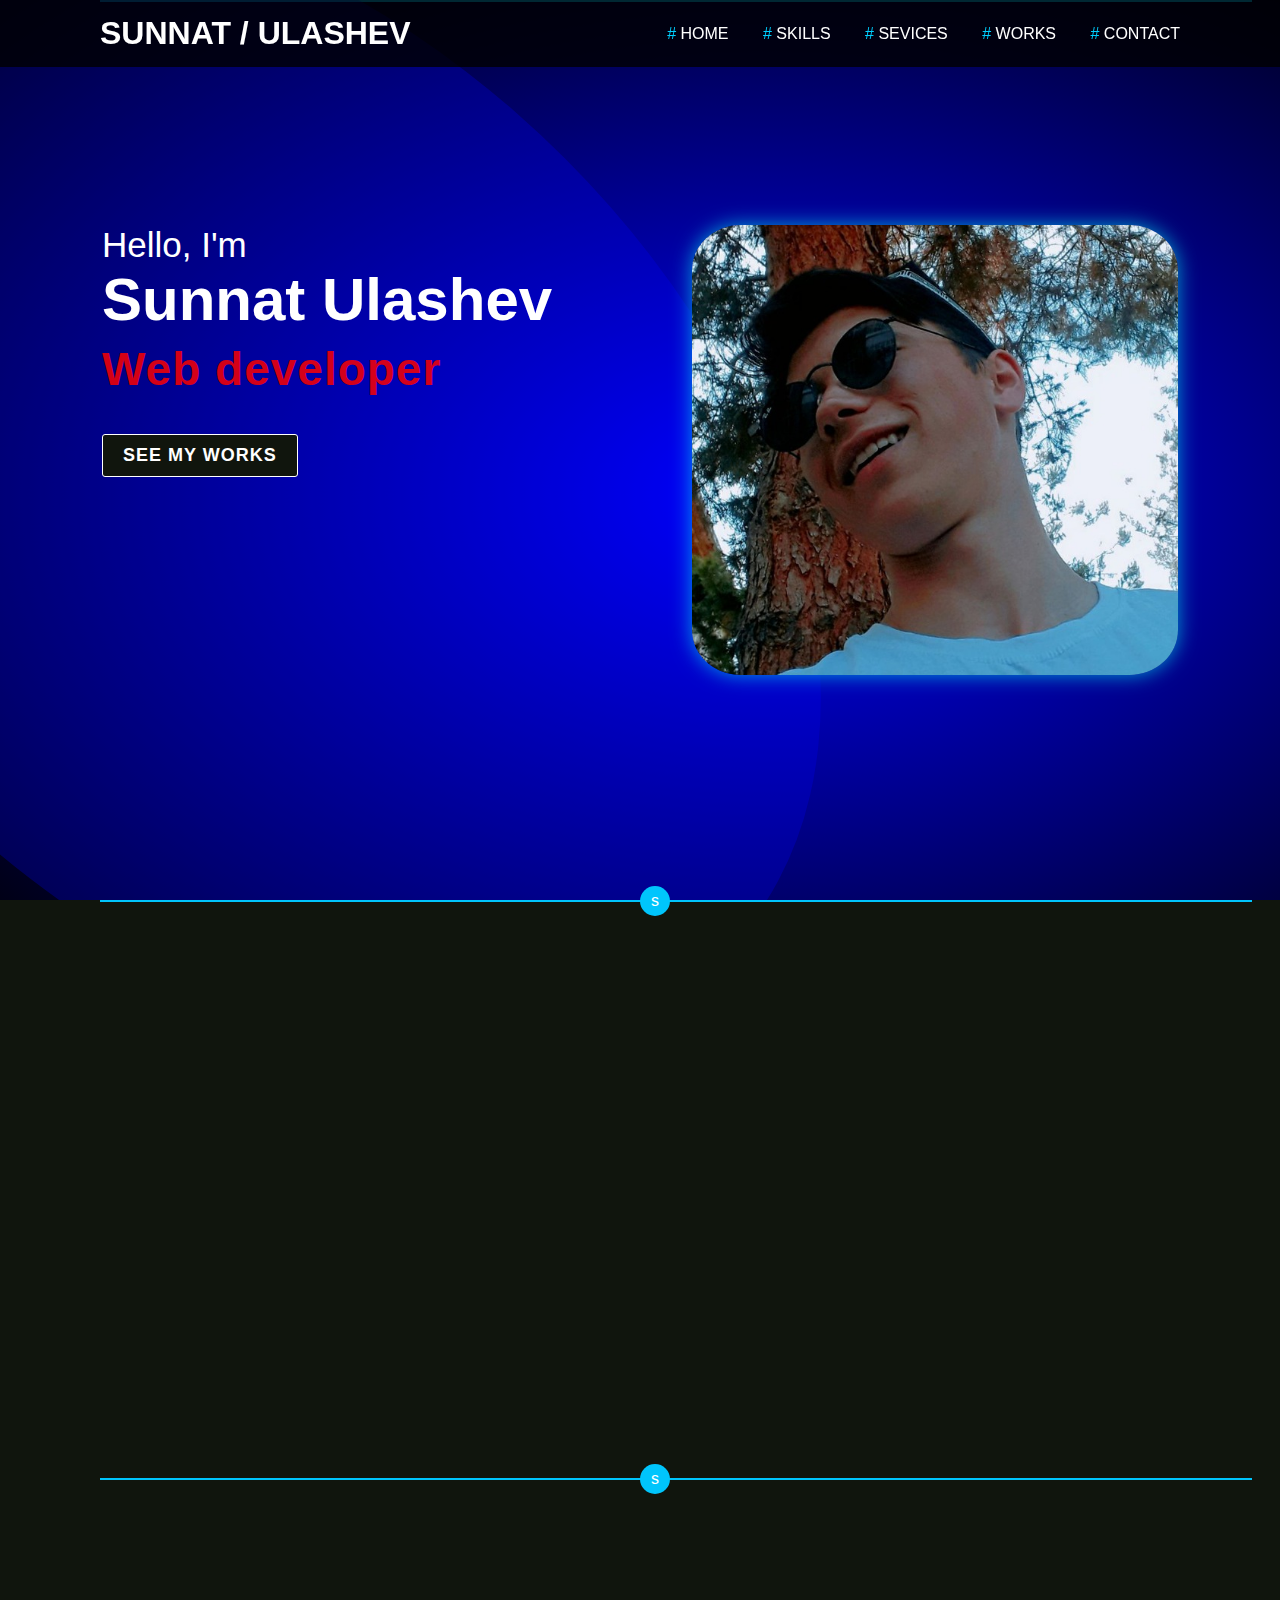
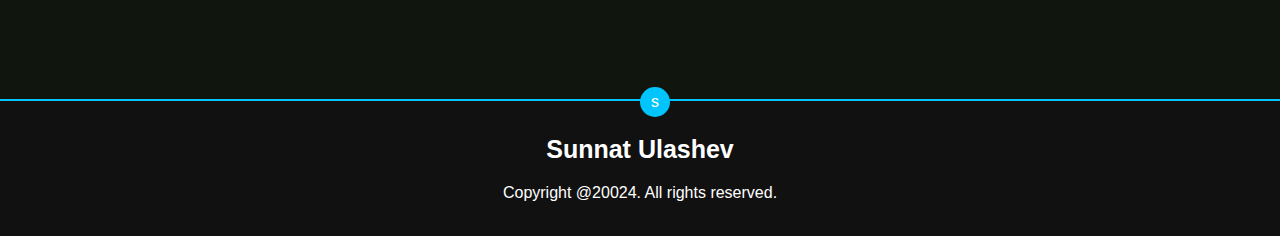
<file: Sunnat_Ulashev/index.html>
<!DOCTYPE html>
<html lang="en">
  <head>
    <meta charset="UTF-8" />
    <meta name="viewport" content="width=device-width, initial-scale=1.0" />
    <meta name="description" content="My portfolio" />
    <meta name="keywords" content="HTML, CSS, JavaScript" />
    <meta name="author" content="Sunnat Ulashev" />
    <title>Sunnat Ulashev::Portfolio</title>
    <link rel="stylesheet" href="style.css" />
    <link
      rel="stylesheet"
      href="https://cdnjs.cloudflare.com/ajax/libs/font-awesome/6.6.0/css/all.min.css"
      integrity="sha512-Kc323vGBEqzTmouAECnVceyQqyqdsSiqLQISBL29aUW4U/M7pSPA/gEUZQqv1cwx4OnYxTxve5UMg5GT6L4JJg=="
      crossorigin="anonymous"
      referrerpolicy="no-referrer"
    />
  </head>
  <body>
    <div class="scrollToTop">
      <i class="fas fa-angle-up"></i>
    </div>
    <header>
      <div class="brand">Sunnat / Ulashev</div>
      <div class="menu-btn"></div>
      <div class="navigation">
        <a href="#main"> <span>#</span> HOME</a>
        <a href="#skills"> <span>#</span> SKILLS</a>
        <a href="#sevices"> <span>#</span> SEVICES</a>
        <a href="#work"> <span>#</span> WORKS</a>
        <a href="#contact"> <span>#</span> CONTACT</a>
      </div>
    </header>
    <section class="main" id="main">
      <div class="cotent">
        <div class="column col-left">
          <h2>
            Hello, I'm <br />
            <span>Sunnat Ulashev</span>
          </h2>
          <div class="animation-text">
            <h3>Web developer</h3>
            <h3>Youtuber</h3>
          </div>
          <a href="works/index.html" target="_blank" class="seeBtn"
            >See my works</a
          >
          <div class="media-icons">
            <a href="#"><i class="fab fa-twitter"></i></a>
            <a href="#"><i class="fab fa-facebook-f"></i></a>
            <a href="https://t.me/WebDew7671" target="_blank"
              ><i class="fab fa-telegram"></i
            ></a>
          </div>
        </div>
        <div class="column col-right">
          <div class="img-card">
            <img src="imgs/IMG_20240603_134306_610.jpg" alt="" />
          </div>
        </div>
      </div>
    </section>
    <section class="skills" id="skills">
      <div class="title reveal">
        <div class="section-title">My Skills</div>
      </div>
      <div class="content">
        <div class="column col-left reveal">
          <h2 class="content-title">My Skills and Experiences</h2>
          <p>
            Hi, I'm a web developer. I can use different technologies, for
            example, I can create different sites using html, css, javascript. I
            also have experience using sass and bootstrap.
          </p>
          <a href="#" class="seeBtn">See more</a>
        </div>
        <div class="column col-right reveal">
          <div class="bar">
            <div class="info">
              <span>HTML</span>
              <span>95%</span>
            </div>
            <div class="line html"></div>
          </div>
          <div class="bar">
            <div class="info">
              <span>CSS</span>
              <span>85%</span>
            </div>
            <div class="line css"></div>
          </div>
          <div class="bar">
            <div class="info">
              <span>SASS</span>
              <span>55%</span>
            </div>
            <div class="line scss"></div>
          </div>
          <div class="bar">
            <div class="info">
              <span>Bootstrap</span>
              <span>70%</span>
            </div>
            <div class="line bootsrap"></div>
          </div>
        </div>
      </div>
    </section>
    <section class="sevices" id="sevices">
      <div class="title reveal">
        <div class="section-title">My sevices</div>
        <p>
          Lorem, ipsum dolor sit amet consectetur adipisicing elit. Beatae ea
          reiciendis deserunt porro a exercitationem incidunt provident
          excepturi placeat, repellat eum, ipsa ipsam, consequatur architecto
          fugit repudiandae. Accusamus, dolores id!
        </p>
      </div>
      <div class="content">
        <div class="card reveal">
          <div class="sevices-icon">
            <i class="fas fa-palette"></i>
          </div>
          <div class="info">
            <h3>Web design</h3>
            <p>
              Lorem ipsum dolor sit amet consectetur adipisicing elit. Saepe
              quaerat impedit cumque minima, et commodi totam fuga cupiditate
              laborum, nemo maxime unde. Mollitia, laborum aut voluptates unde
              dolores natus hic!
            </p>
          </div>
        </div>
        <div class="card reveal">
          <div class="sevices-icon">
            <i class="fas fa-file-code"></i>
          </div>
          <div class="info">
            <h3>Web developer</h3>
            <p>
              Lorem ipsum dolor sit amet consectetur adipisicing elit. Saepe
              quaerat impedit cumque minima, et commodi totam fuga cupiditate
              laborum, nemo maxime unde. Mollitia, laborum aut voluptates unde
              dolores natus hic!
            </p>
          </div>
        </div>
        <div class="card reveal">
          <div class="sevices-icon">
            <i class="fas fa-object-group"></i>
          </div>

          <div class="info">
            <h3>Youtuber</h3>
            <p>
              Lorem ipsum dolor sit amet consectetur adipisicing elit. Saepe
              quaerat impedit cumque minima, et commodi totam fuga cupiditate
              laborum, nemo maxime unde. Mollitia, laborum aut voluptates unde
              dolores natus hic!
            </p>
          </div>
        </div>
      </div>
    </section>
    <section class="work" id="work">
      <div class="title reveal">
        <div class="section-title">Work</div>
      </div>
      <div class="content">
        <div class="card reveal">
          <div class="card-img">
            <a href="#"><img src="imgs/work1.jpg" alt="" /></a>
            <div class="card-text">
              <p>
                Lorem, ipsum dolor sit amet consectetur adipisicing elit.
                Possimus aliquam aut necessitatibus eaque deleniti cumque nulla,
                voluptates, explicabo voluptate maxime, doloremque consectetur
                quisquam. Aperiam dolores iure quo, molestias quasi illum.
              </p>
            </div>
          </div>
        </div>
        <div class="card reveal">
          <div class="card-img">
            <a href="#"><img src="imgs/work2.jpg" alt="" /></a>
            <div class="card-text">
              <p>
                Lorem, ipsum dolor sit amet consectetur adipisicing elit.
                Possimus aliquam aut necessitatibus eaque deleniti cumque nulla,
                voluptates, explicabo voluptate maxime, doloremque consectetur
                quisquam. Aperiam dolores iure quo, molestias quasi illum.
              </p>
            </div>
          </div>
        </div>
        <div class="card reveal">
          <div class="card-img">
            <a href="#"><img src="imgs/work3.jpg" alt="" /></a>
            <div class="card-text">
              <p>
                Lorem, ipsum dolor sit amet consectetur adipisicing elit.
                Possimus aliquam aut necessitatibus eaque deleniti cumque nulla,
                voluptates, explicabo voluptate maxime, doloremque consectetur
                quisquam. Aperiam dolores iure quo, molestias quasi illum.
              </p>
            </div>
          </div>
        </div>
        <div class="card reveal">
          <div class="card-img">
            <a href="#"><img src="imgs/work4.png" alt="" /></a>
            <div class="card-text">
              <p>
                Lorem, ipsum dolor sit amet consectetur adipisicing elit.
                Possimus aliquam aut necessitatibus eaque deleniti cumque nulla,
                voluptates, explicabo voluptate maxime, doloremque consectetur
                quisquam. Aperiam dolores iure quo, molestias quasi illum.
              </p>
            </div>
          </div>
        </div>
        <div class="card reveal">
          <div class="card-img">
            <a href="#"><img src="imgs/work5.png" alt="" /></a>
            <div class="card-text">
              <p>
                Lorem, ipsum dolor sit amet consectetur adipisicing elit.
                Possimus aliquam aut necessitatibus eaque deleniti cumque nulla,
                voluptates, explicabo voluptate maxime, doloremque consectetur
                quisquam. Aperiam dolores iure quo, molestias quasi illum.
              </p>
            </div>
          </div>
        </div>
        <div class="card reveal">
          <div class="card-img">
            <a href="#"><img src="imgs/work6.jpg" alt="" /></a>
            <div class="card-text">
              <p>
                Lorem, ipsum dolor sit amet consectetur adipisicing elit.
                Possimus aliquam aut necessitatibus eaque deleniti cumque nulla,
                voluptates, explicabo voluptate maxime, doloremque consectetur
                quisquam. Aperiam dolores iure quo, molestias quasi illum.
              </p>
            </div>
          </div>
        </div>
      </div>
      <div class="title reveal">
        <a href="#" class="seeBtn">See more</a>
      </div>
    </section>
    <section class="contact" id="contact">
      <div class="title reveal">
        <div class="section-title">Contact Me</div>
      </div>
      <div class="content">
        <div class="row">
          <div class="card reveal">
            <div class="contact-icon">
              <i class="fas fa-map-marker-alt"></i>
            </div>
            <div class="info">
              <h3>Adress</h3>
              <span>Samarqand city Reveal 395 house</span>
            </div>
          </div>
          <div class="card reveal">
            <div class="contact-icon">
              <i class="fas fa-phone"></i>
            </div>
            <div class="info">
              <h3>Phone</h3>
              <span>+111 11 111-11-11</span>
            </div>
          </div>
          <div class="card reveal">
            <div class="contact-icon">
              <i class="fas fa-envelope"></i>
            </div>
            <div class="info">
              <h3>Email</h3>
              <span>ulashevsunnat3@gmail.com</span>
            </div>
          </div>
          <div class="card reveal">
            <div class="contact-icon">
              <i class="fas fa-globe"></i>
            </div>
            <div class="info">
              <h3>Website</h3>
              <span>MyPortfolio.netlify.app</span>
            </div>
          </div>
        </div>
        <div class="row">
          <div class="contact-form reveal">
            <h3>Send message</h3>
            <form action="#">
              <div class="input-box">
                <input type="text" placeholder=" NAME" />
              </div>
              <div class="input-box">
                <input type="email" placeholder="EMAIL" />
              </div>
              <div class="input-box">
                <textarea rows="8" cols="80" placeholder="MESSAGES"></textarea>
              </div>
              <div class="input-box">
                <input type="submit" class="sand-btn seeBtn" value="send" />
              </div>
            </form>
          </div>
        </div>
      </div>
    </section>
    <footer class="footer">
      <span class="footer-title"> Sunnat Ulashev </span>
      <p>Copyright @20024. All rights reserved.</p>
    </footer>
    <script src="script.js"></script>
  </body>
</html>
</file>
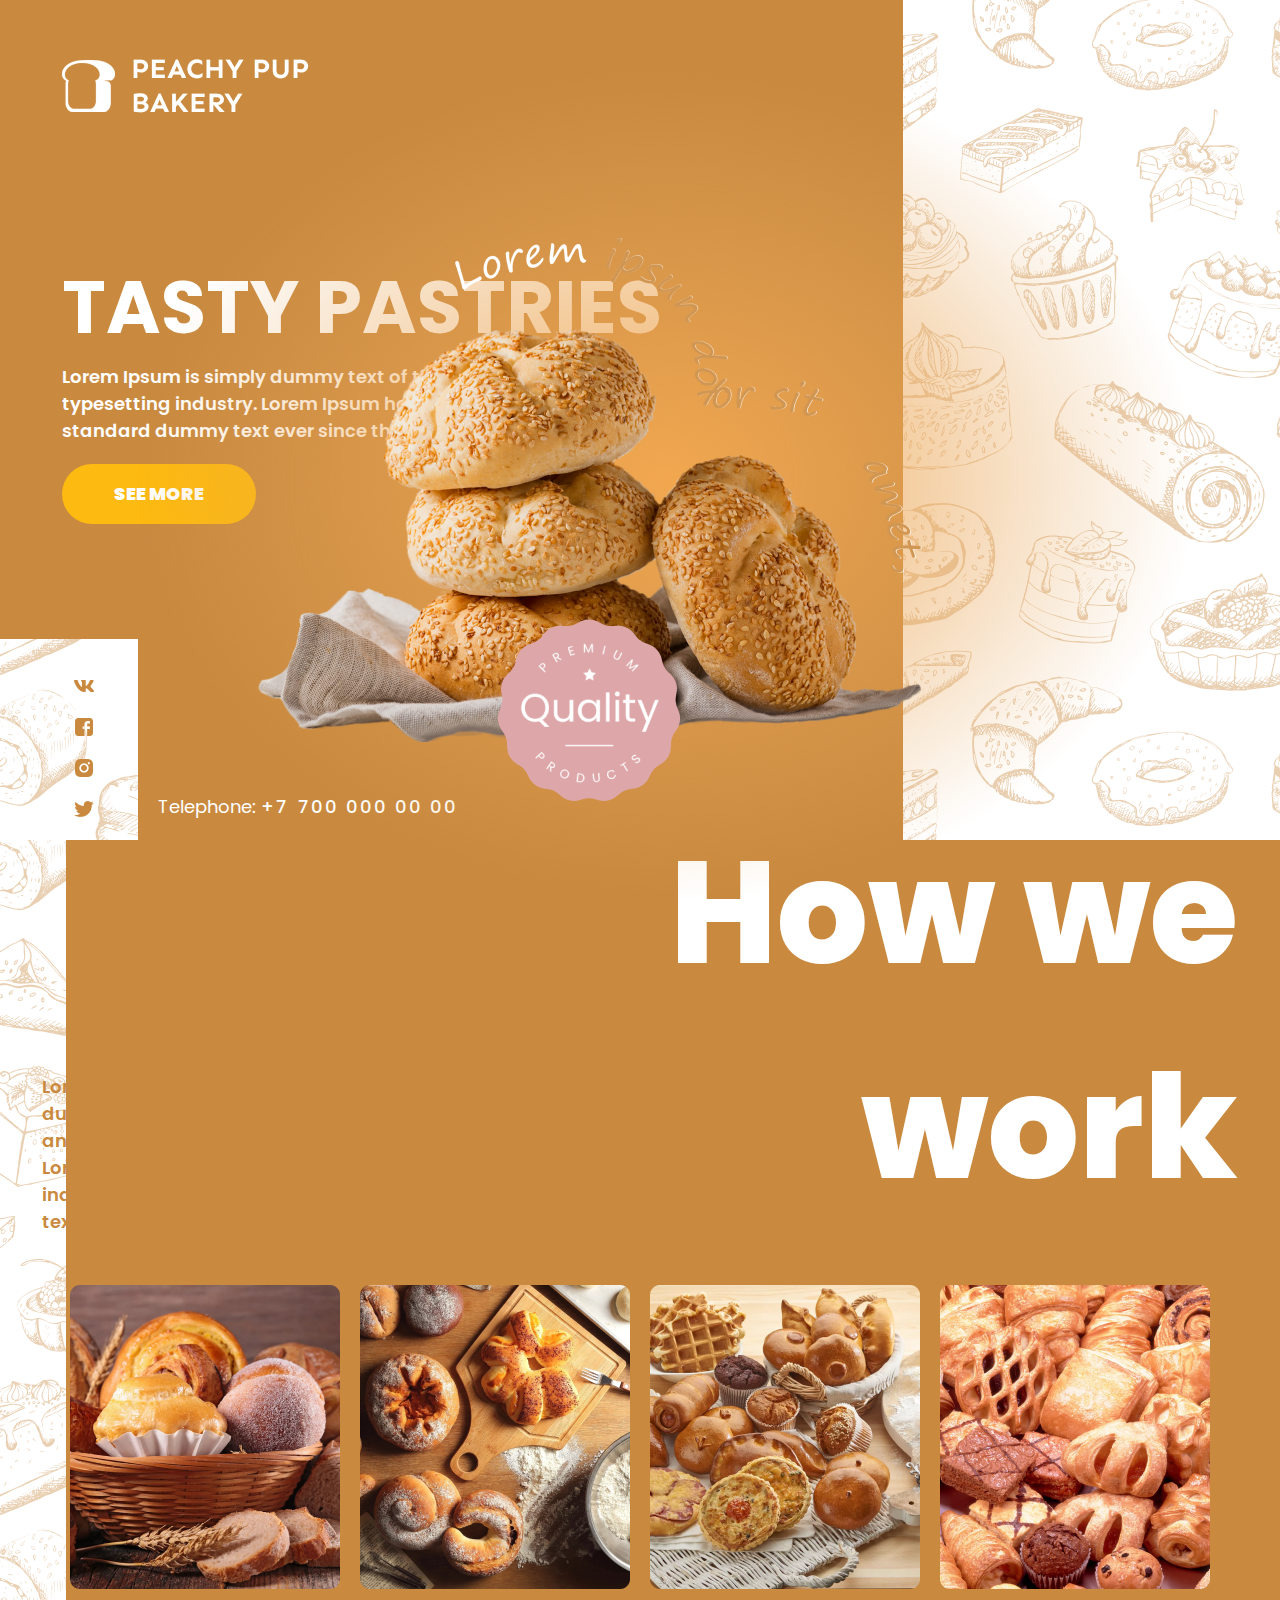
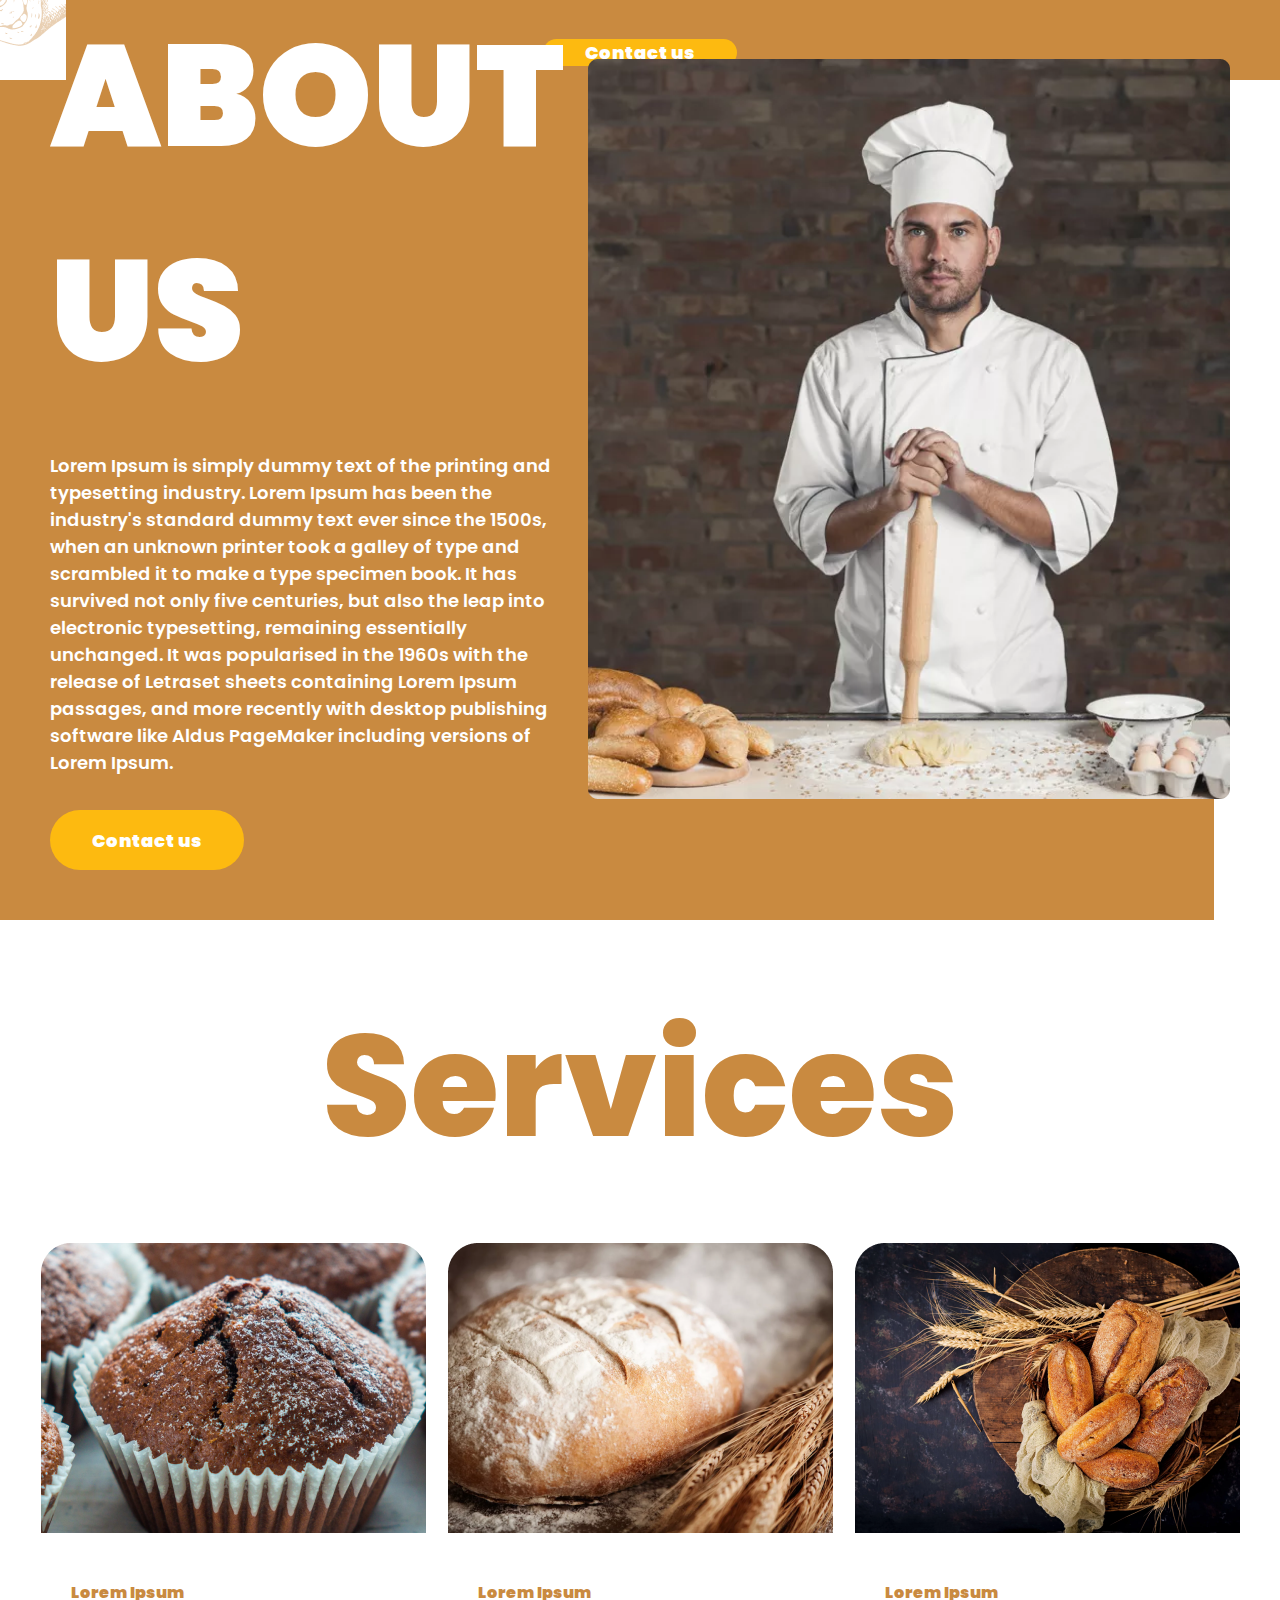
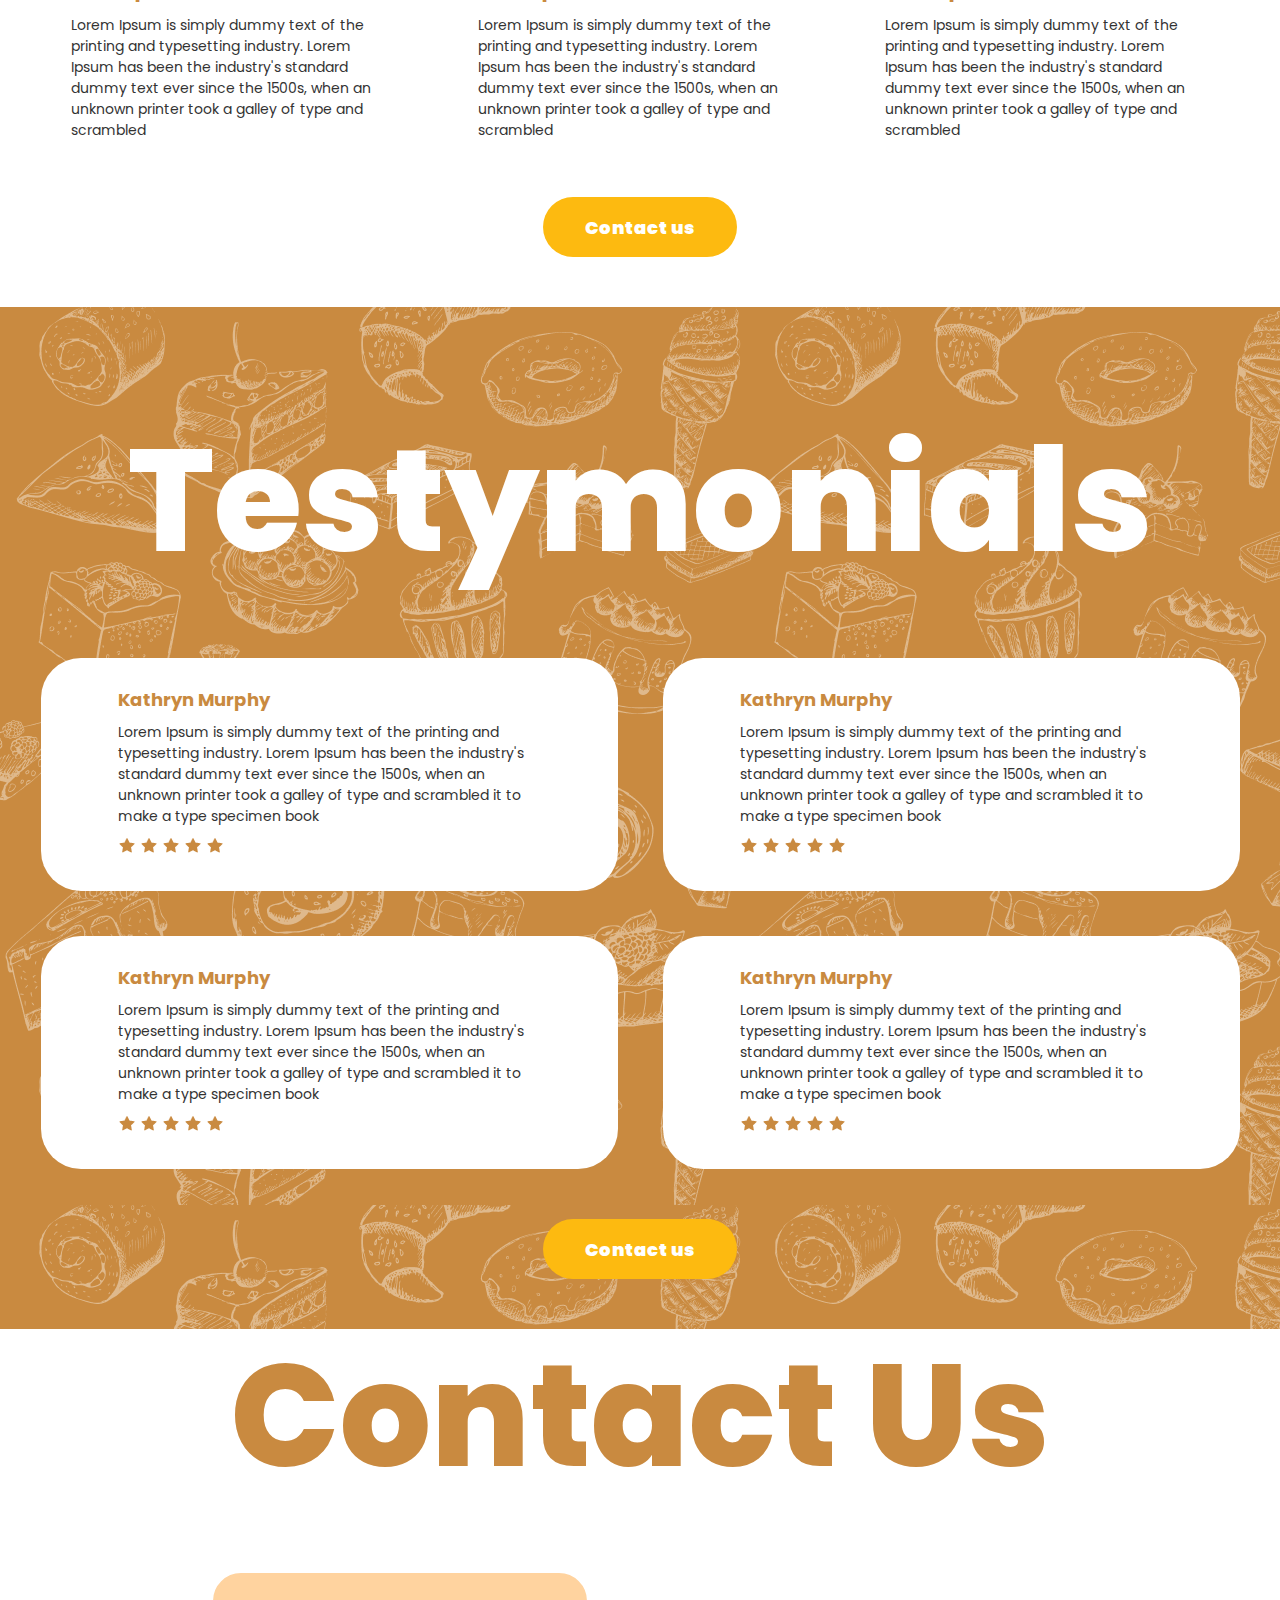
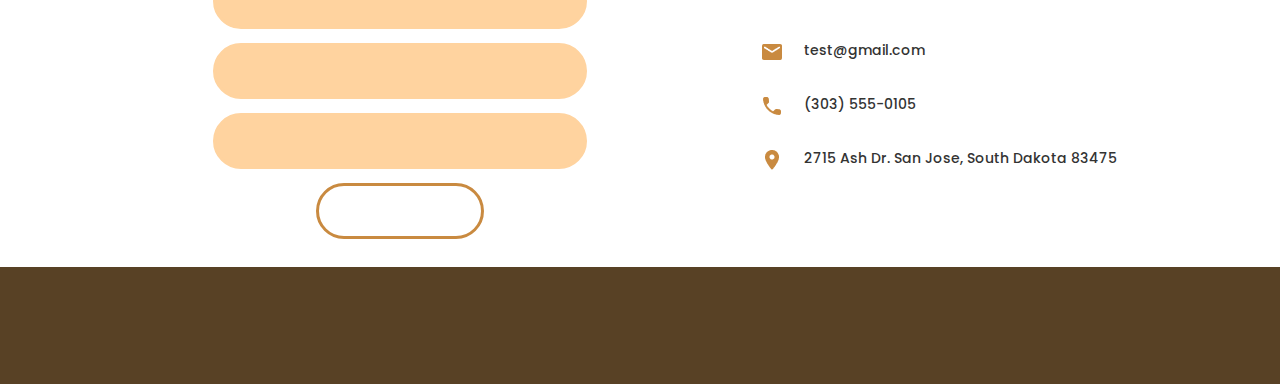
<file: landing_page_web/landing_page10/index.html>
<!DOCTYPE html>
<html lang="en">
  <head>
    <meta charset="UTF-8" />
    <meta name="viewport" content="width=device-width, initial-scale=1.0" />
    <title>Round ROck :: Ulashev Sunnat</title>
    <link rel="stylesheet" href="c.css" />
  </head>
  <body>
    <div class="bigbox">
      <div class="top">
        <div class="big">
          <div class="container">
            <div class="left_text">
              <div class="logo">
                <img src="img/Group 541.png" />
              </div>
              <div class="intex_box">
                <div class="lorems">
                  <div class="lorem">
                    <h1>Tasty pastries</h1>
                  </div>
                  <p>
                    Lorem Ipsum is simply dummy text of the printing and
                    typesetting industry. Lorem Ipsum has been the industry's
                    standard dummy text ever since the
                  </p>
                </div>
                <div class="btns">
                  <button class="helpbtn">SEE MORE</button>
                </div>
              </div>
            </div>
          </div>
          <div class="locboxs">
            <div class="iconbox">
              <div class="img">
                <a href="#"><img src="img/bx_bxl-vk.png" alt="" /></a> <br />
                <a href="#"
                  ><img src="img/brandico_facebook-rect.png" alt="" /></a
                ><br />
                <a href="#"><img src="img/bx_bxl-instagram-alt.png" alt="" /></a
                ><br />
                <a href="#"
                  ><img src="img/ant-design_twitter-outlined.png" alt=""
                /></a>
              </div>
            </div>
            <div class="telbox">
              <a href="#">
                <p>Telephone: <span>+7 700 000 00 00</span></p>
              </a>
            </div>
          </div>
        </div>
      </div>

      <div class="work">
        <div class="container">
          <div class="boxs">
            <div class="about_us">
              <p>
                Lorem Ipsum is simply dummy text of the printing and typesetting
                industry. Lorem Ipsum has been the industry's standard dummy
                text ever since the
              </p>
              <h1>
                How we <br />
                work
              </h1>
            </div>
            <div class="imgs">
              <img src="img/Rectangle 271.png" alt="" />
              <img src="img/Rectangle 270.png" alt="" />
              <img src="img/Rectangle 269.png" alt="" />
              <img src="img/Rectangle 268.png" alt="" />
            </div>
          </div>
          <button class="helpbtn">Contact us</button>
        </div>
      </div>
    </div>
    <div class="aboutus">
      <div class="container">
        <div class="boxs">
          <div class="about_us">
            <h1>
              About <br />
              us
            </h1>
            <p>
              Lorem Ipsum is simply dummy text of the printing and typesetting
              industry. Lorem Ipsum has been the industry's standard dummy text
              ever since the 1500s, when an unknown printer took a galley of
              type and scrambled it to make a type specimen book. It has
              survived not only five centuries, but also the leap into
              electronic typesetting, remaining essentially unchanged. It was
              popularised in the 1960s with the release of Letraset sheets
              containing Lorem Ipsum passages, and more recently with desktop
              publishing software like Aldus PageMaker including versions of
              Lorem Ipsum.
            </p>
            <button class="helpbtn">Contact us</button>
          </div>
          <img src="img/Rectangle 275.png" alt="" />
        </div>
      </div>
    </div>
    <div class="services">
      <div class="container">
        <div class="top_title4">
          <h1>Services</h1>
        </div>
        <div class="groups">
          <div class="mimigrounp">
            <div class="img_minibox">
              <img src="img/Rectangle 250 (10).png" alt="" />
            </div>
            <div class="text">
              <h4>Lorem Ipsum</h4>
              <p>
                Lorem Ipsum is simply dummy text of the printing and typesetting
                industry. Lorem Ipsum has been the industry's standard dummy
                text ever since the 1500s, when an unknown printer took a galley
                of type and scrambled
              </p>
            </div>
          </div>
          <div class="mimigrounp">
            <div class="img_minibox">
              <img src="img/Rectangle 250 (11).png" alt="" />
            </div>
            <div class="text">
              <h4>Lorem Ipsum</h4>
              <p>
                Lorem Ipsum is simply dummy text of the printing and typesetting
                industry. Lorem Ipsum has been the industry's standard dummy
                text ever since the 1500s, when an unknown printer took a galley
                of type and scrambled
              </p>
            </div>
          </div>
          <div class="mimigrounp">
            <div class="img_minibox">
              <img src="img/Rectangle 250 (12).png" alt="" />
            </div>
            <div class="text">
              <h4>Lorem Ipsum</h4>
              <p>
                Lorem Ipsum is simply dummy text of the printing and typesetting
                industry. Lorem Ipsum has been the industry's standard dummy
                text ever since the 1500s, when an unknown printer took a galley
                of type and scrambled
              </p>
            </div>
          </div>
        </div>
        <button class="helpbtn">Contact us</button>
      </div>
    </div>
    <div class="testymonials">
      <div class="container">
        <div class="top_title4">
          <h1>Testymonials</h1>
        </div>
        <div class="boxs">
          <div class="rectangle2">
            <div class="text">
              <h4>Kathryn Murphy</h4>
              <br />
              <p>
                Lorem Ipsum is simply dummy text of the printing and typesetting
                industry. Lorem Ipsum has been the industry's standard dummy
                text ever since the 1500s, when an unknown printer took a galley
                of type and scrambled it to make a type specimen book
              </p>
              <div class="group_stars">
                <img src="img/ant-design_star-filled (4).png" alt="" />
                <img src="img/ant-design_star-filled (4).png" alt="" />
                <img src="img/ant-design_star-filled (4).png" alt="" />
                <img src="img/ant-design_star-filled (4).png" alt="" />
                <img src="img/ant-design_star-filled (4).png" alt="" />
              </div>
            </div>
          </div>
          <div class="rectangle2">
            <div class="text">
              <h4>Kathryn Murphy</h4>
              <br />
              <p>
                Lorem Ipsum is simply dummy text of the printing and typesetting
                industry. Lorem Ipsum has been the industry's standard dummy
                text ever since the 1500s, when an unknown printer took a galley
                of type and scrambled it to make a type specimen book
              </p>
              <div class="group_stars">
                <img src="img/ant-design_star-filled (4).png" alt="" />
                <img src="img/ant-design_star-filled (4).png" alt="" />
                <img src="img/ant-design_star-filled (4).png" alt="" />
                <img src="img/ant-design_star-filled (4).png" alt="" />
                <img src="img/ant-design_star-filled (4).png" alt="" />
              </div>
            </div>
          </div>
          <div class="rectangle2">
            <div class="text">
              <h4>Kathryn Murphy</h4>
              <br />
              <p>
                Lorem Ipsum is simply dummy text of the printing and typesetting
                industry. Lorem Ipsum has been the industry's standard dummy
                text ever since the 1500s, when an unknown printer took a galley
                of type and scrambled it to make a type specimen book
              </p>
              <div class="group_stars">
                <img src="img/ant-design_star-filled (4).png" alt="" />
                <img src="img/ant-design_star-filled (4).png" alt="" />
                <img src="img/ant-design_star-filled (4).png" alt="" />
                <img src="img/ant-design_star-filled (4).png" alt="" />
                <img src="img/ant-design_star-filled (4).png" alt="" />
              </div>
            </div>
          </div>
          <div class="rectangle2">
            <div class="text">
              <h4>Kathryn Murphy</h4>
              <br />
              <p>
                Lorem Ipsum is simply dummy text of the printing and typesetting
                industry. Lorem Ipsum has been the industry's standard dummy
                text ever since the 1500s, when an unknown printer took a galley
                of type and scrambled it to make a type specimen book
              </p>
              <div class="group_stars">
                <img src="img/ant-design_star-filled (4).png" alt="" />
                <img src="img/ant-design_star-filled (4).png" alt="" />
                <img src="img/ant-design_star-filled (4).png" alt="" />
                <img src="img/ant-design_star-filled (4).png" alt="" />
                <img src="img/ant-design_star-filled (4).png" alt="" />
              </div>
            </div>
          </div>
        </div>
        <button class="helpbtn">Contact us</button>
      </div>
    </div>
    <div class="contactus">
      <div class="container">
        <div class="box">
          <div class="top_title4">
            <h1>Contact Us</h1>
          </div>
          <div class="inputbox">
            <input type="text" />
            <input type="text" />
            <input type="text" />
            <input type="submit" class="submit" value="  " />
          </div>
          <div class="contacts">
            <div class="contact">
              <img src="img/ic_round-mail (5).png" alt="" />
              <p>test@gmail.com</p>
            </div>
            <div class="contact">
              <img src="img/ic_round-call (6).png" alt="" />
              <p>(303) 555-0105</p>
            </div>
            <div class="contact">
              <img src="img/ic_round-location-on (5).png" alt="" />
              <p>2715 Ash Dr. San Jose, South Dakota 83475</p>
            </div>
          </div>
        </div>
      </div>
    </div>
    <div class="bottom"></div>
  </body>
</html>
</file>
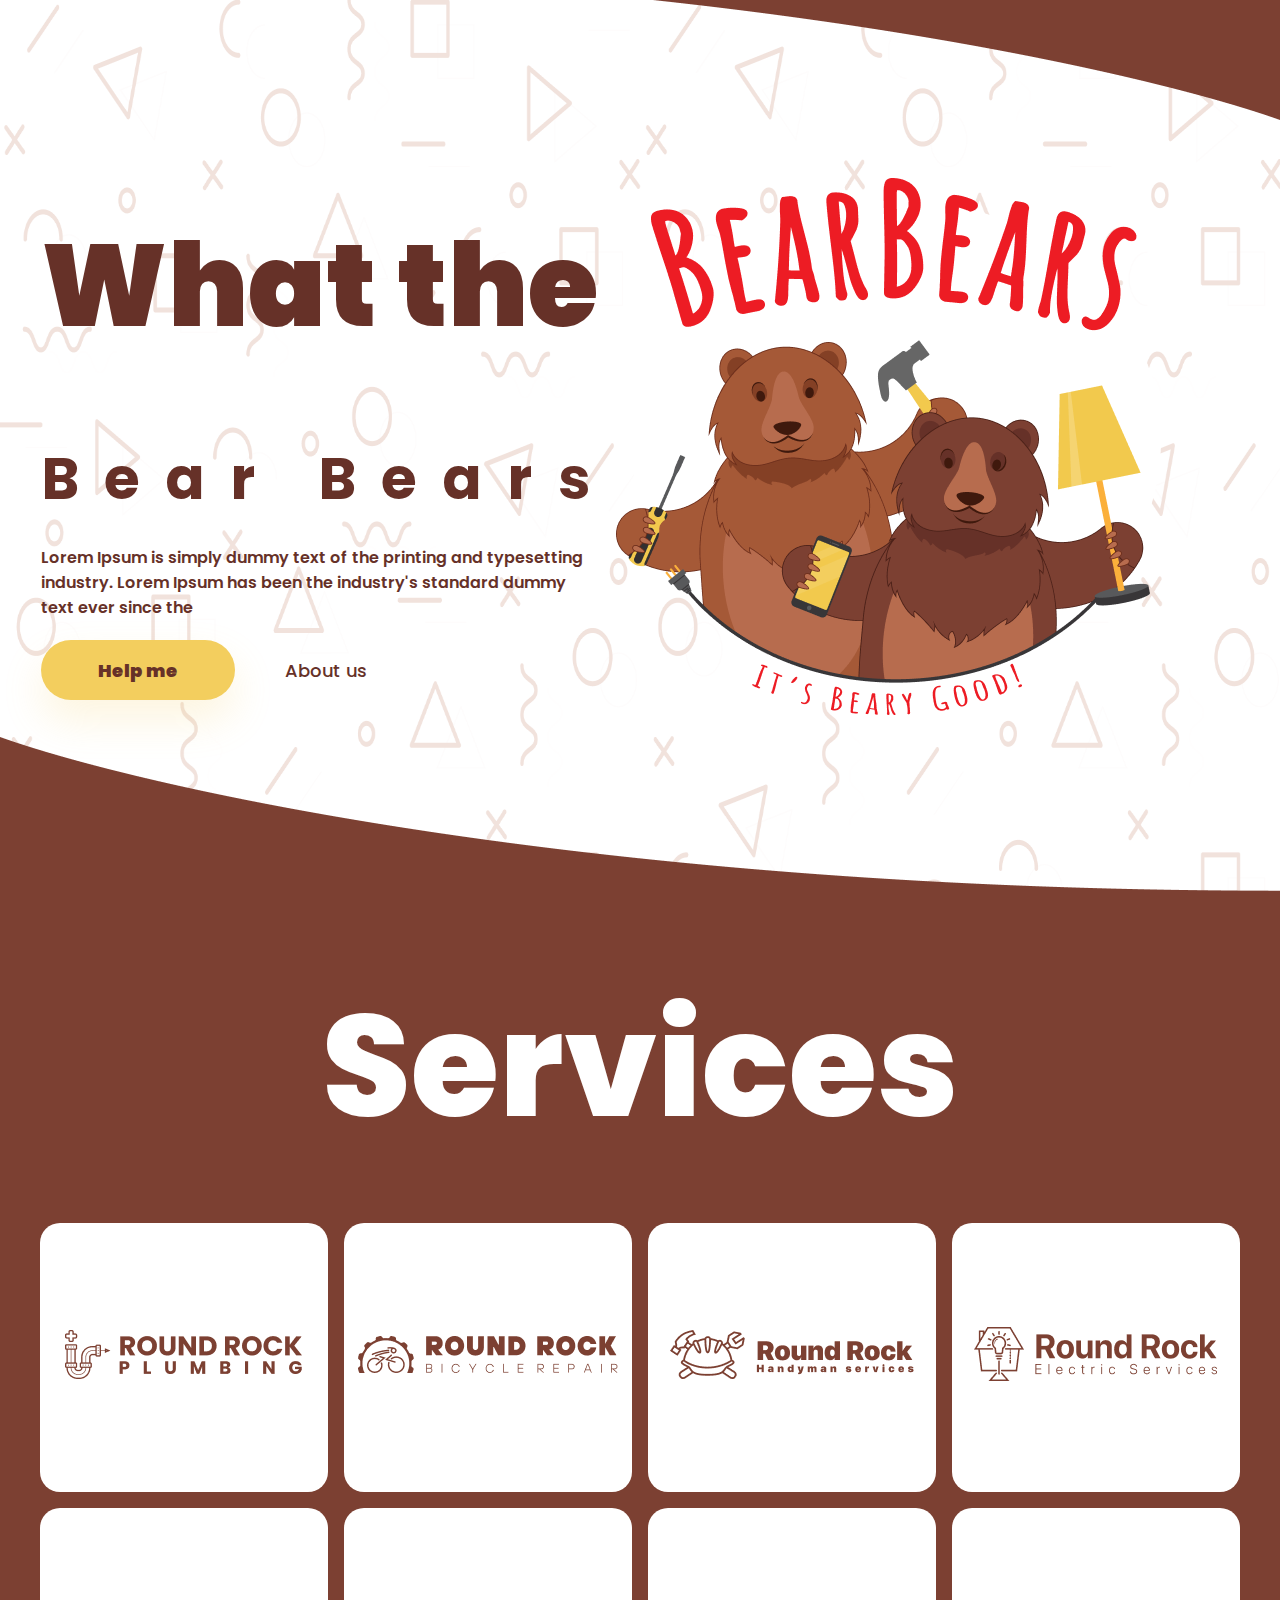
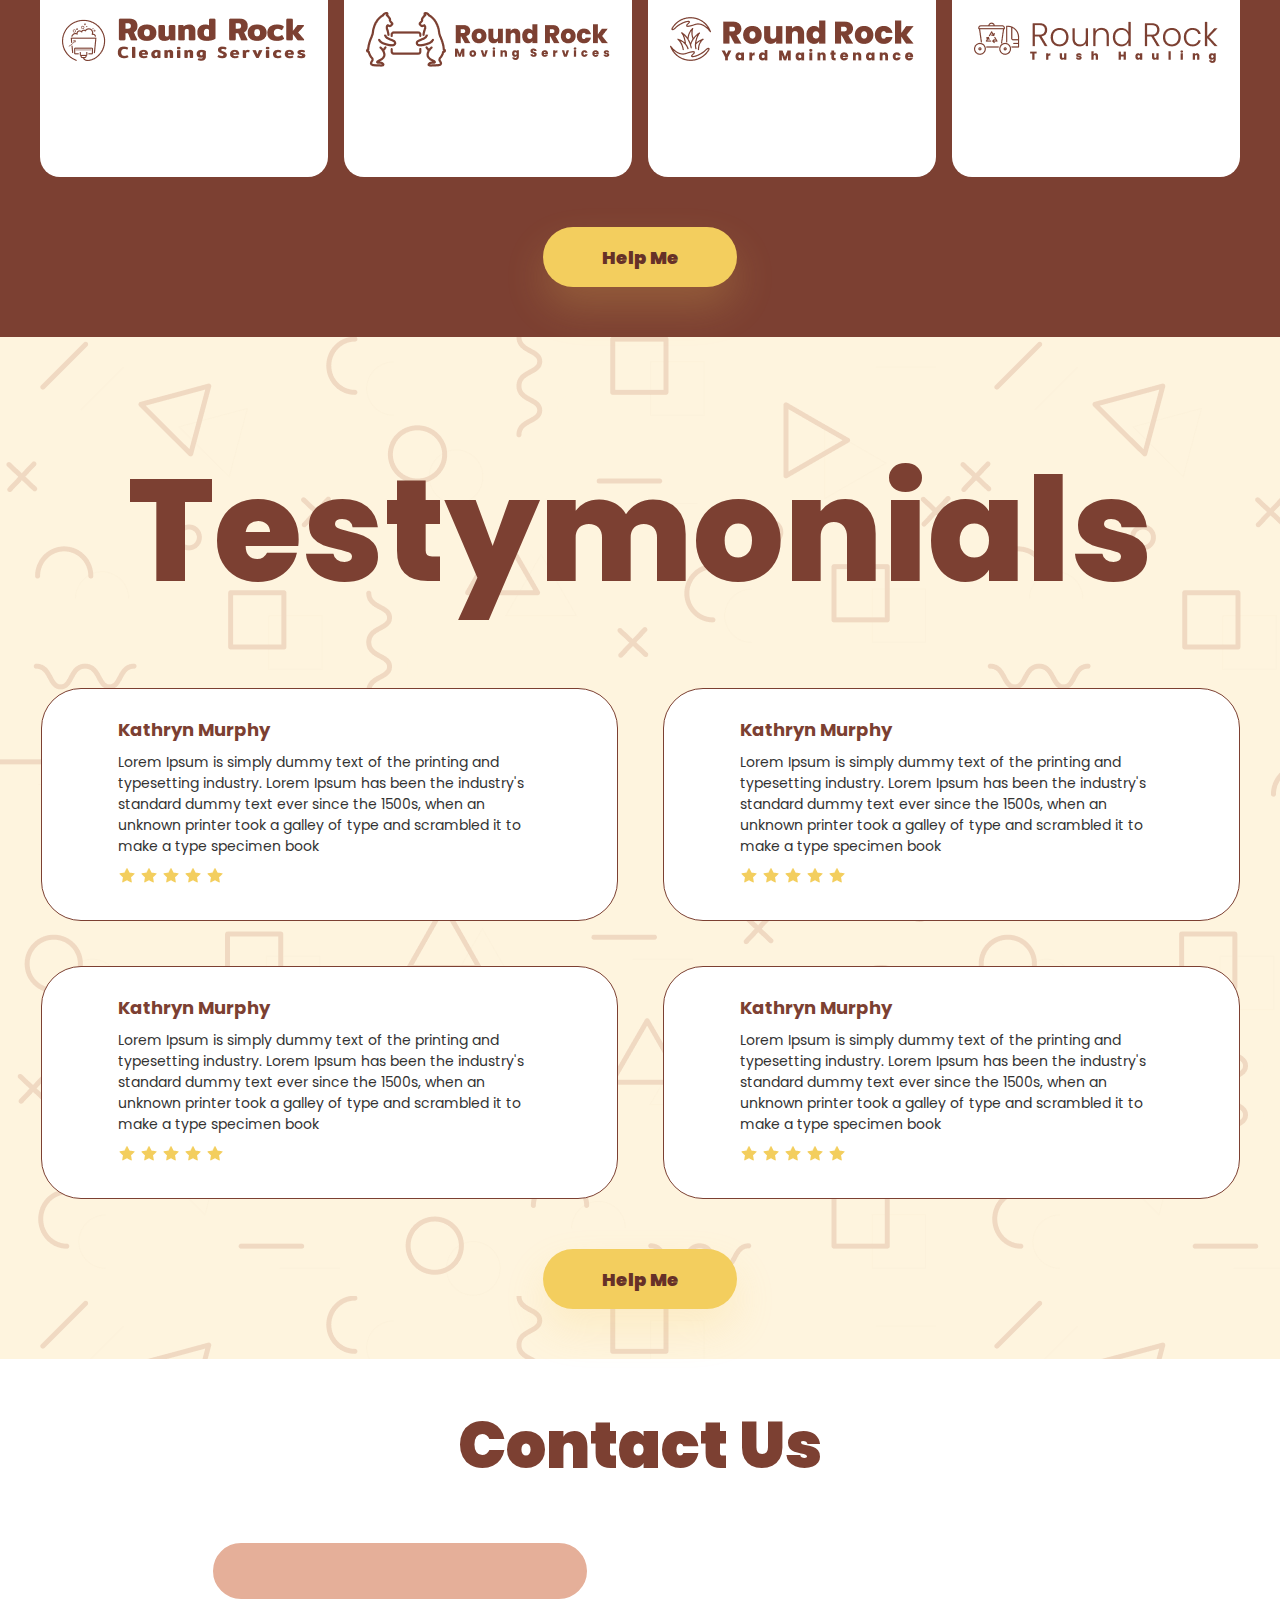
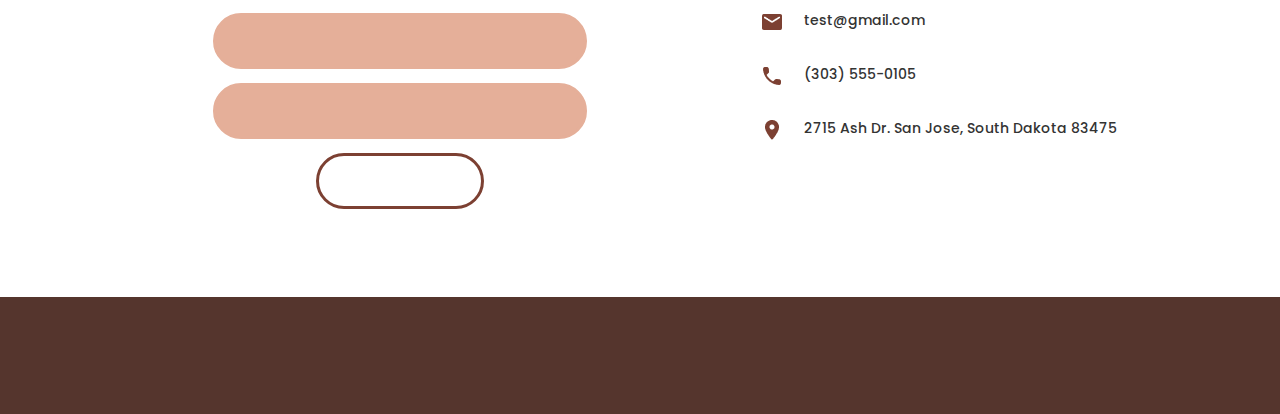
<file: landing_page_web/landing_page11/index.html>
<!DOCTYPE html>
<html lang="en">
  <head>
    <meta charset="UTF-8" />
    <meta name="viewport" content="width=device-width, initial-scale=1.0" />
    <title>Round ROck :: Ulashev Sunnat</title>
    <link rel="stylesheet" href="c.css" />
  </head>
  <body>
    <div class="top">
      <div class="container">
        <div class="left_text">
          <div class="intex_box">
            <div class="lorems">
              <div class="lorem">
                <h1>What the <br /><span>Bear Bears</span></h1>
              </div>
              <p>
                Lorem Ipsum is simply dummy text of the printing and typesetting
                industry. Lorem Ipsum has been the industry's standard dummy
                text ever since the
              </p>
            </div>
            <div class="btns">
              <button class="helpbtn">Help me</button>
              <a href="#">About us</a>
            </div>
          </div>
        </div>
        <div class="logo">
          <img src="img/Ресурс 2 1 (1).png" />
        </div>
      </div>
    </div>

    <div class="services">
      <div class="container">
        <div class="top_title4">
          <h1>Services</h1>
        </div>
        <div class="groups">
          <div class="mimigrounp">
            <div class="img_minibox">
              <img src="img/1 10.png" alt="" />
            </div>
          </div>
          <div class="mimigrounp">
            <div class="img_minibox">
              <img src="img/2 62013.png" alt="" />
            </div>
          </div>
          <div class="mimigrounp">
            <div class="img_minibox">
              <img src="img/3 1.png" alt="" />
            </div>
          </div>
          <div class="mimigrounp">
            <div class="img_minibox">
              <img src="img/4 5.png" alt="" />
            </div>
          </div>
          <div class="mimigrounp">
            <div class="img_minibox">
              <img src="img/5 1.png" alt="" />
            </div>
          </div>
          <div class="mimigrounp">
            <div class="img_minibox">
              <img src="img/6 1.png" alt="" />
            </div>
          </div>
          <div class="mimigrounp">
            <div class="img_minibox">
              <img src="img/7 1.png" alt="" />
            </div>
          </div>
          <div class="mimigrounp">
            <div class="img_minibox">
              <img src="img/8 1.png" alt="" />
            </div>
          </div>
        </div>
        <button class="helpbtn">Help Me</button>
      </div>
    </div>
    <div class="testymonials">
      <div class="container">
        <div class="top_title4">
          <h1>Testymonials</h1>
        </div>
        <div class="boxs">
          <div class="rectangle2">
            <div class="text">
              <h4>Kathryn Murphy</h4>
              <br />
              <p>
                Lorem Ipsum is simply dummy text of the printing and typesetting
                industry. Lorem Ipsum has been the industry's standard dummy
                text ever since the 1500s, when an unknown printer took a galley
                of type and scrambled it to make a type specimen book
              </p>
              <div class="group_stars">
                <img src="img/ant-design_star-filled (5).png" alt="" />
                <img src="img/ant-design_star-filled (5).png" alt="" />
                <img src="img/ant-design_star-filled (5).png" alt="" />
                <img src="img/ant-design_star-filled (5).png" alt="" />
                <img src="img/ant-design_star-filled (5).png" alt="" />
              </div>
            </div>
          </div>
          <div class="rectangle2">
            <div class="text">
              <h4>Kathryn Murphy</h4>
              <br />
              <p>
                Lorem Ipsum is simply dummy text of the printing and typesetting
                industry. Lorem Ipsum has been the industry's standard dummy
                text ever since the 1500s, when an unknown printer took a galley
                of type and scrambled it to make a type specimen book
              </p>
              <div class="group_stars">
                <img src="img/ant-design_star-filled (5).png" alt="" />
                <img src="img/ant-design_star-filled (5).png" alt="" />
                <img src="img/ant-design_star-filled (5).png" alt="" />
                <img src="img/ant-design_star-filled (5).png" alt="" />
                <img src="img/ant-design_star-filled (5).png" alt="" />
              </div>
            </div>
          </div>
          <div class="rectangle2">
            <div class="text">
              <h4>Kathryn Murphy</h4>
              <br />
              <p>
                Lorem Ipsum is simply dummy text of the printing and typesetting
                industry. Lorem Ipsum has been the industry's standard dummy
                text ever since the 1500s, when an unknown printer took a galley
                of type and scrambled it to make a type specimen book
              </p>
              <div class="group_stars">
                <img src="img/ant-design_star-filled (5).png" alt="" />
                <img src="img/ant-design_star-filled (5).png" alt="" />
                <img src="img/ant-design_star-filled (5).png" alt="" />
                <img src="img/ant-design_star-filled (5).png" alt="" />
                <img src="img/ant-design_star-filled (5).png" alt="" />
              </div>
            </div>
          </div>
          <div class="rectangle2">
            <div class="text">
              <h4>Kathryn Murphy</h4>
              <br />
              <p>
                Lorem Ipsum is simply dummy text of the printing and typesetting
                industry. Lorem Ipsum has been the industry's standard dummy
                text ever since the 1500s, when an unknown printer took a galley
                of type and scrambled it to make a type specimen book
              </p>
              <div class="group_stars">
                <img src="img/ant-design_star-filled (5).png" alt="" />
                <img src="img/ant-design_star-filled (5).png" alt="" />
                <img src="img/ant-design_star-filled (5).png" alt="" />
                <img src="img/ant-design_star-filled (5).png" alt="" />
                <img src="img/ant-design_star-filled (5).png" alt="" />
              </div>
            </div>
          </div>
        </div>
        <button class="helpbtn">Help Me</button>
      </div>
    </div>
    <div class="contactus">
      <div class="container">
        <div class="box">
          <div class="top_title4">
            <h1>Contact Us</h1>
          </div>
          <div class="inputbox">
            <input type="text" />
            <input type="text" />
            <input type="text" />
            <input type="submit" class="submit" value="  " />
          </div>
          <div class="contacts">
            <div class="contact">
              <img src="img/ic_round-mail (6).png" alt="" />
              <p>test@gmail.com</p>
            </div>
            <div class="contact">
              <img src="img/ic_round-call (7).png" alt="" />
              <p>(303) 555-0105</p>
            </div>
            <div class="contact">
              <img src="img/ic_round-location-on (6).png" alt="" />
              <p>2715 Ash Dr. San Jose, South Dakota 83475</p>
            </div>
          </div>
        </div>
      </div>
    </div>
    <div class="bottom"></div>
  </body>
</html>
</file>
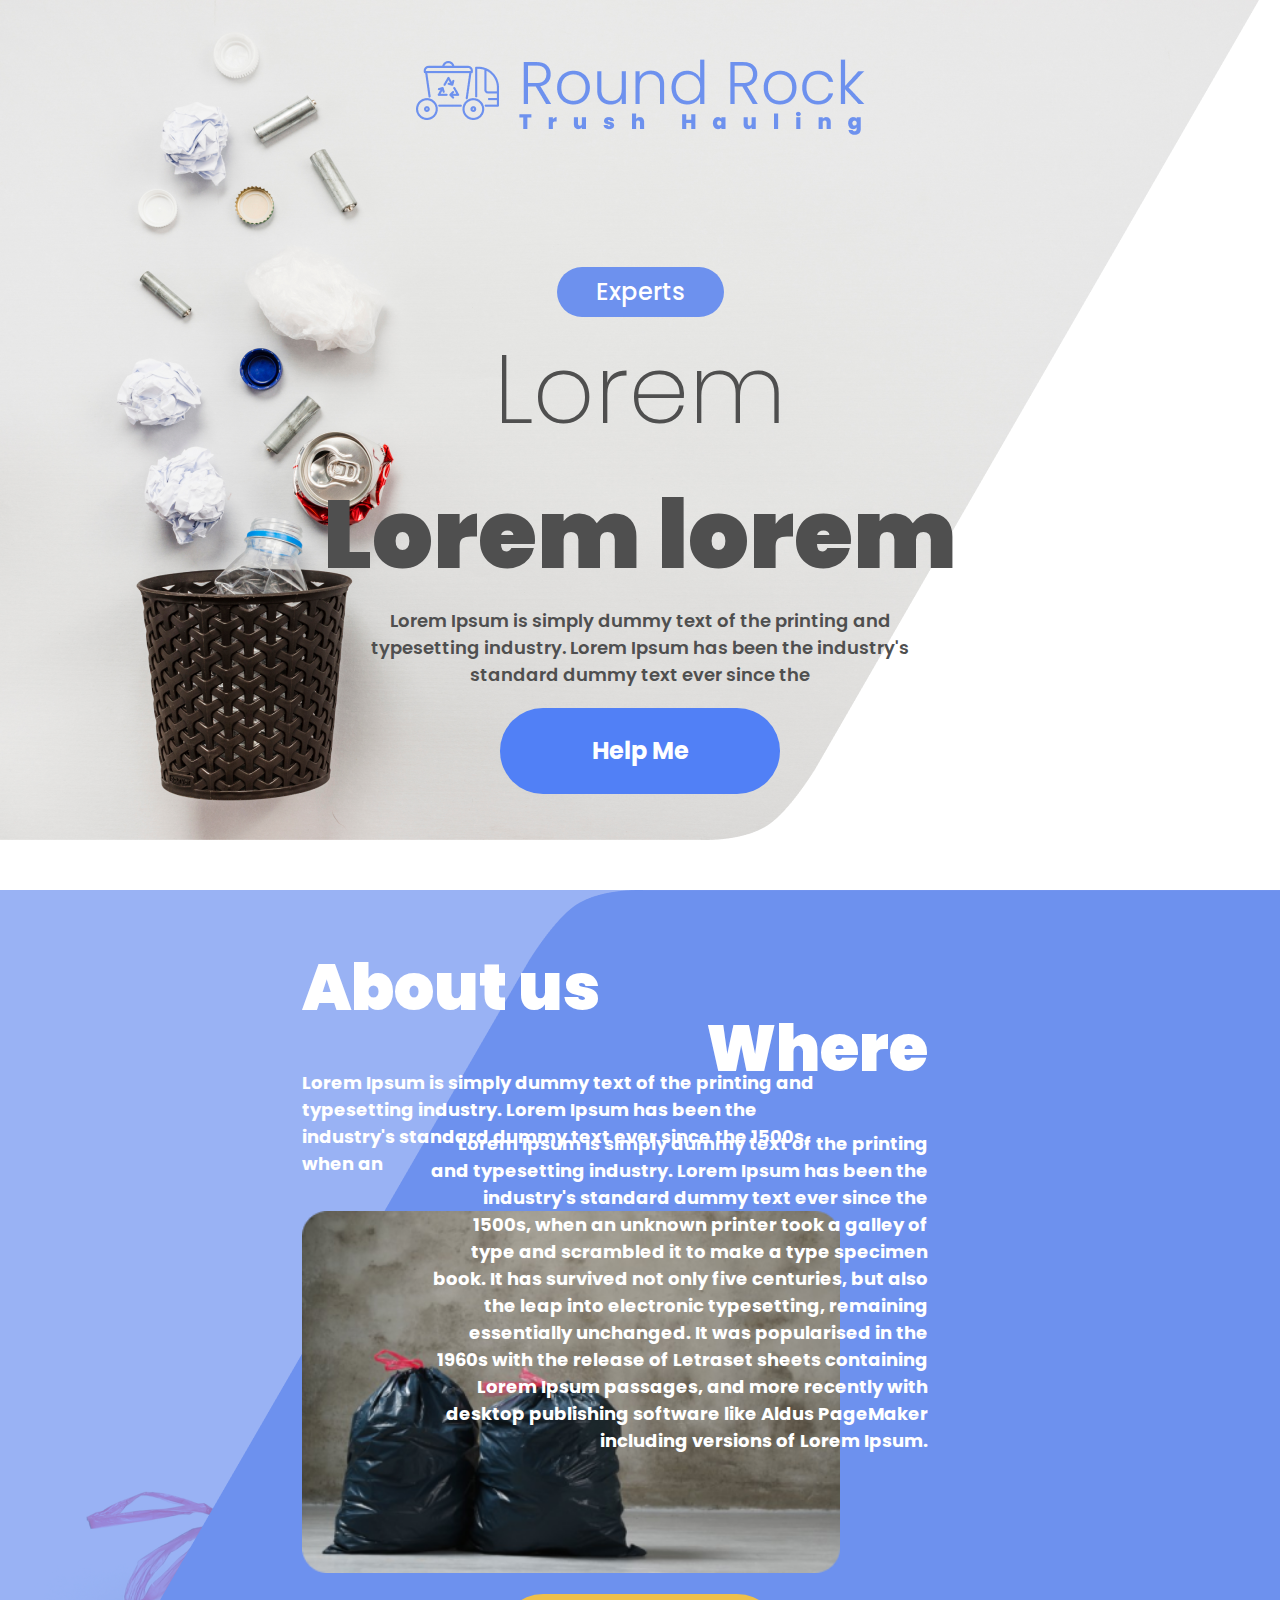
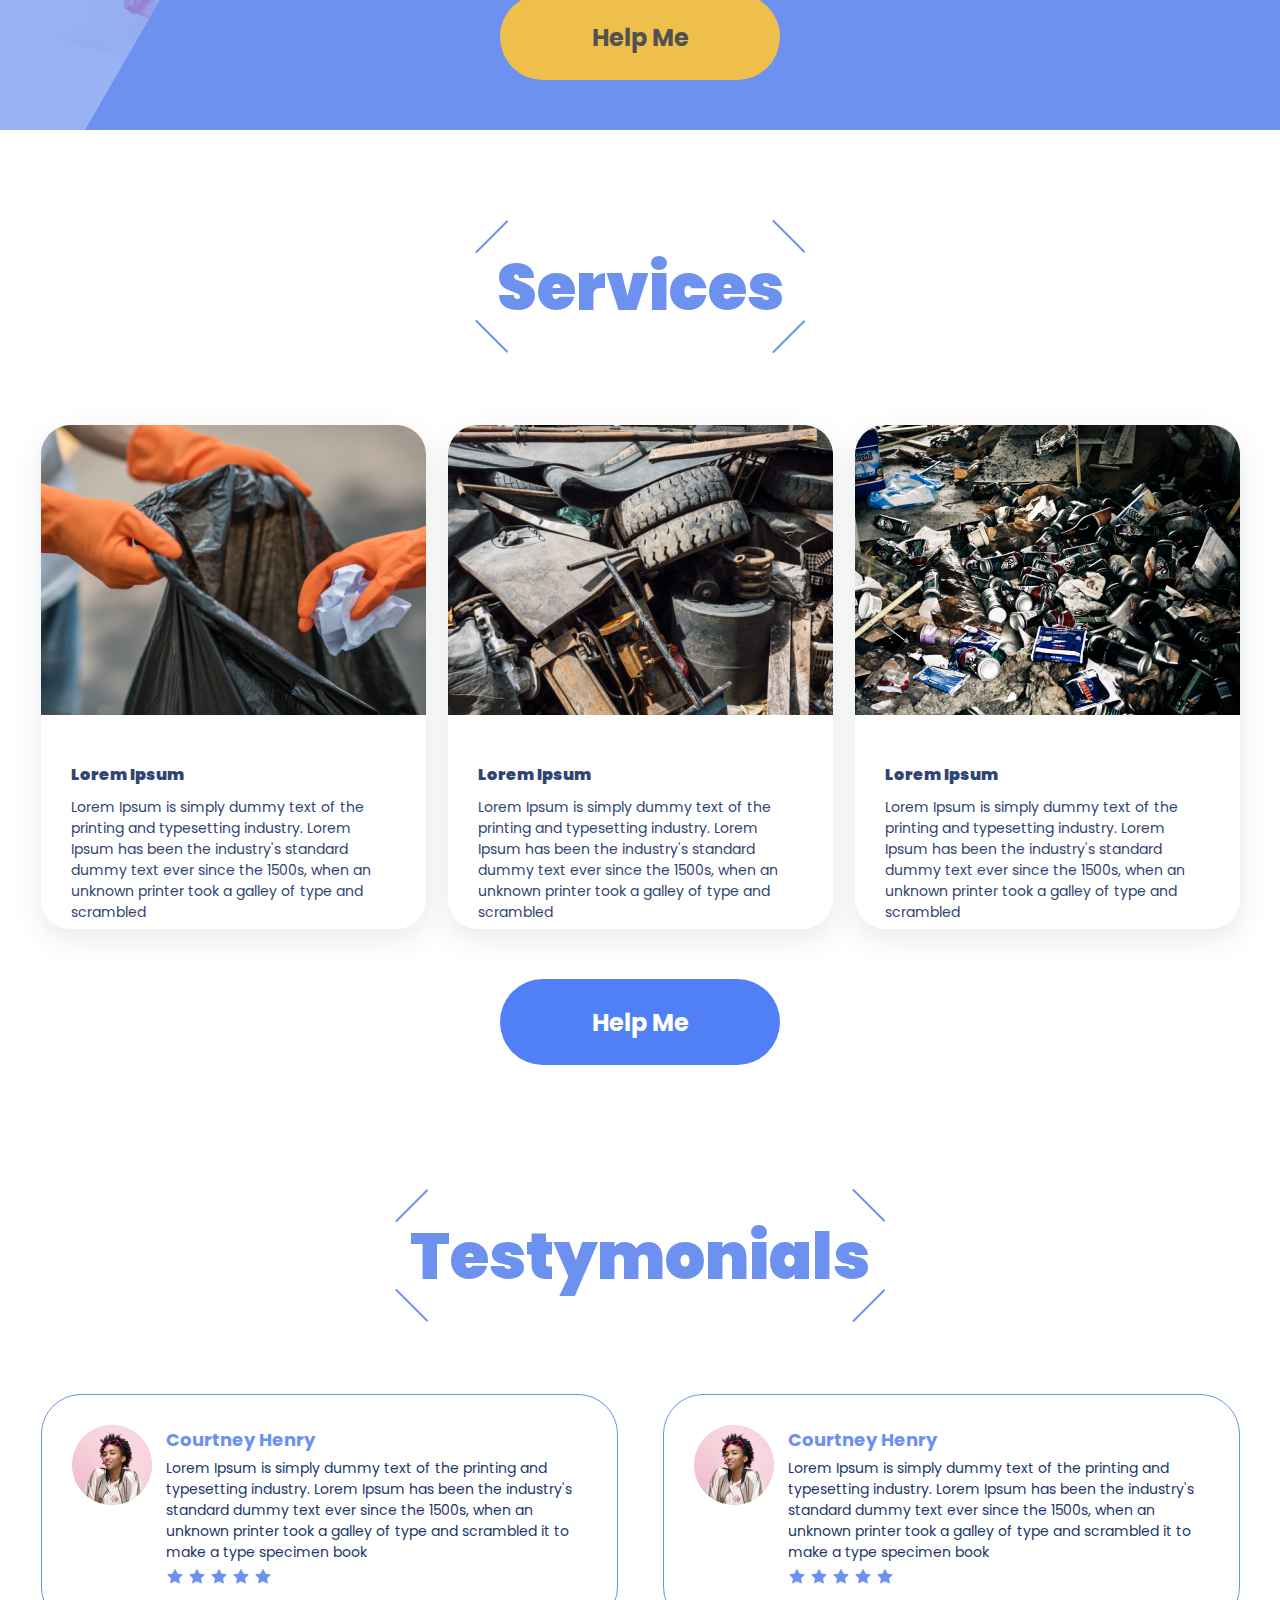
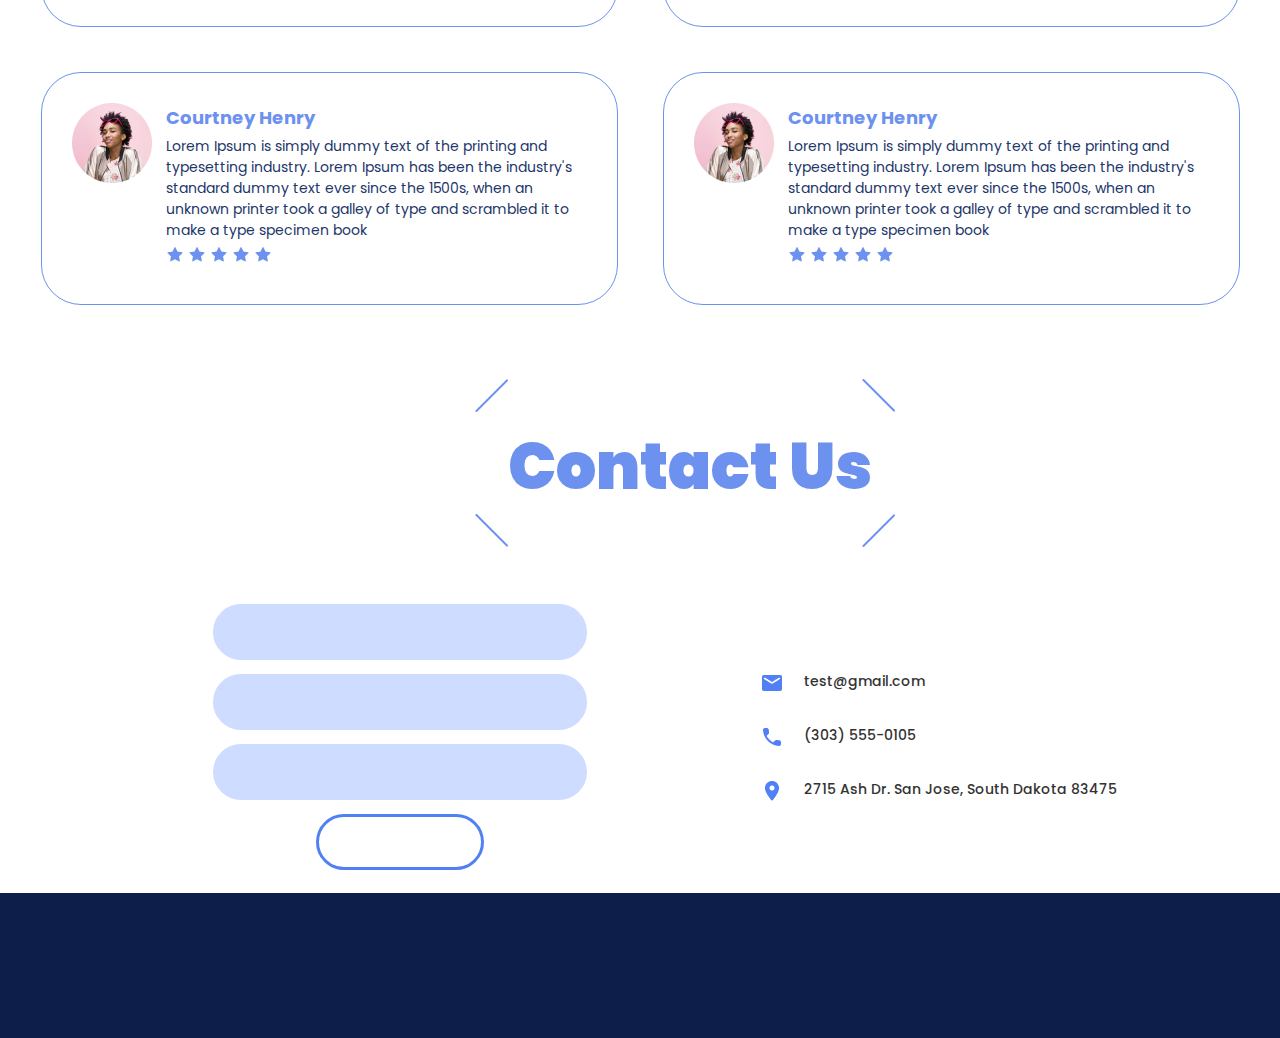
<file: landing_page_web/landing_page9/index.html>
<!DOCTYPE html>
<html lang="en">
  <head>
    <meta charset="UTF-8" />
    <meta name="viewport" content="width=device-width, initial-scale=1.0" />
    <title>Round ROck :: Ulashev Sunnat</title>
    <link rel="stylesheet" href="c.css" />
  </head>
  <body>
    <div class="top">
      <div class="container">
        <div class="left_text">
          <div class="logo">
            <img src="img/Group 565.png" />
          </div>
          <div class="intex_box">
            <div class="lorems">
              <button class="dummy">Experts</button>
              <div class="lorem">
                <h1>Lorem <br /><span>Lorem lorem</span></h1>
              </div>
              <p>
                Lorem Ipsum is simply dummy text of the printing and typesetting
                industry. Lorem Ipsum has been the industry's standard dummy
                text ever since the
              </p>
            </div>
            <div class="btns">
              <button class="helpbtn">Help Me</button>
            </div>
          </div>
        </div>
      </div>
    </div>
    <div class="aboutus">
      <div class="container">
        <div class="boxs">
          <div class="about_us">
            <h1>About us</h1>
            <p>
              Lorem Ipsum is simply dummy text of the printing and typesetting
              industry. Lorem Ipsum has been the industry's standard dummy text
              ever since the 1500s, when an
            </p>
            <img src="img/Rectangle 263.png" alt="" />
          </div>
          <div class="where">
            <h1>Where</h1>
            <p>
              Lorem Ipsum is simply dummy text of the printing and typesetting
              industry. Lorem Ipsum has been the industry's standard dummy text
              ever since the 1500s, when an unknown printer took a galley of
              type and scrambled it to make a type specimen book. It has
              survived not only five centuries, but also the leap into
              electronic typesetting, remaining essentially unchanged. It was
              popularised in the 1960s with the release of Letraset sheets
              containing Lorem Ipsum passages, and more recently with desktop
              publishing software like Aldus PageMaker including versions of
              Lorem Ipsum.
            </p>
          </div>
        </div>
        <button class="helpbtn">Help Me</button>
      </div>
    </div>
    <div class="services">
      <div class="container">
        <div class="top_title4">
          <span> <img src="img/Line 1.png" class="lefttop" /></span>
          <span> <img src="img/Line 1.png" class="leftbottom" /></span>
          <h1>Services</h1>
          <span> <img src="img/Line 1.png" class="righttop" /></span>
          <span> <img src="img/Line 1.png" class="rightbottom" /></span>
        </div>
        <div class="groups">
          <div class="mimigrounp">
            <div class="img_minibox">
              <img src="img/Rectangle 250 (7).png" alt="" />
            </div>
            <div class="text">
              <h4>Lorem Ipsum</h4>
              <p>
                Lorem Ipsum is simply dummy text of the printing and typesetting
                industry. Lorem Ipsum has been the industry's standard dummy
                text ever since the 1500s, when an unknown printer took a galley
                of type and scrambled
              </p>
            </div>
          </div>
          <div class="mimigrounp">
            <div class="img_minibox">
              <img src="img/Rectangle 250 (8).png" alt="" />
            </div>
            <div class="text">
              <h4>Lorem Ipsum</h4>
              <p>
                Lorem Ipsum is simply dummy text of the printing and typesetting
                industry. Lorem Ipsum has been the industry's standard dummy
                text ever since the 1500s, when an unknown printer took a galley
                of type and scrambled
              </p>
            </div>
          </div>
          <div class="mimigrounp">
            <div class="img_minibox">
              <img src="img/Rectangle 250 (9).png" alt="" />
            </div>
            <div class="text">
              <h4>Lorem Ipsum</h4>
              <p>
                Lorem Ipsum is simply dummy text of the printing and typesetting
                industry. Lorem Ipsum has been the industry's standard dummy
                text ever since the 1500s, when an unknown printer took a galley
                of type and scrambled
              </p>
            </div>
          </div>
        </div>
        <button class="helpbtn">Help Me</button>
      </div>
    </div>

    <div class="testymonials">
      <div class="container">
        <div class="top_title4">
          <span> <img src="img/Line 1.png" class="lefttop" /></span>
          <span> <img src="img/Line 1.png" class="leftbottom" /></span>
          <h1>Testymonials</h1>
          <span> <img src="img/Line 1.png" class="righttop" /></span>
          <span> <img src="img/Line 1.png" class="rightbottom" /></span>
        </div>
        <div class="boxs">
          <div class="rectangle2">
            <div class="img"><img src="img/Ellipse 1 (7).png" alt="img" /></div>
            <div class="text">
              <h4>Courtney Henry</h4>
              <br />
              <p>
                Lorem Ipsum is simply dummy text of the printing and typesetting
                industry. Lorem Ipsum has been the industry's standard dummy
                text ever since the 1500s, when an unknown printer took a galley
                of type and scrambled it to make a type specimen book
              </p>
              <div class="group_stars">
                <img src="img/ant-design_star-filled (3).png" alt="" />
                <img src="img/ant-design_star-filled (3).png" alt="" />
                <img src="img/ant-design_star-filled (3).png" alt="" />
                <img src="img/ant-design_star-filled (3).png" alt="" />
                <img src="img/ant-design_star-filled (3).png" alt="" />
              </div>
            </div>
          </div>
          <div class="rectangle2">
            <div class="img"><img src="img/Ellipse 1 (7).png" alt="img" /></div>
            <div class="text">
              <h4>Courtney Henry</h4>
              <br />
              <p>
                Lorem Ipsum is simply dummy text of the printing and typesetting
                industry. Lorem Ipsum has been the industry's standard dummy
                text ever since the 1500s, when an unknown printer took a galley
                of type and scrambled it to make a type specimen book
              </p>
              <div class="group_stars">
                <img src="img/ant-design_star-filled (3).png" alt="" />
                <img src="img/ant-design_star-filled (3).png" alt="" />
                <img src="img/ant-design_star-filled (3).png" alt="" />
                <img src="img/ant-design_star-filled (3).png" alt="" />
                <img src="img/ant-design_star-filled (3).png" alt="" />
              </div>
            </div>
          </div>
          <div class="rectangle2">
            <div class="img"><img src="img/Ellipse 1 (7).png" alt="img" /></div>
            <div class="text">
              <h4>Courtney Henry</h4>
              <br />
              <p>
                Lorem Ipsum is simply dummy text of the printing and typesetting
                industry. Lorem Ipsum has been the industry's standard dummy
                text ever since the 1500s, when an unknown printer took a galley
                of type and scrambled it to make a type specimen book
              </p>
              <div class="group_stars">
                <img src="img/ant-design_star-filled (3).png" alt="" />
                <img src="img/ant-design_star-filled (3).png" alt="" />
                <img src="img/ant-design_star-filled (3).png" alt="" />
                <img src="img/ant-design_star-filled (3).png" alt="" />
                <img src="img/ant-design_star-filled (3).png" alt="" />
              </div>
            </div>
          </div>
          <div class="rectangle2">
            <div class="img"><img src="img/Ellipse 1 (7).png" alt="img" /></div>
            <div class="text">
              <h4>Courtney Henry</h4>
              <br />
              <p>
                Lorem Ipsum is simply dummy text of the printing and typesetting
                industry. Lorem Ipsum has been the industry's standard dummy
                text ever since the 1500s, when an unknown printer took a galley
                of type and scrambled it to make a type specimen book
              </p>
              <div class="group_stars">
                <img src="img/ant-design_star-filled (3).png" alt="" />
                <img src="img/ant-design_star-filled (3).png" alt="" />
                <img src="img/ant-design_star-filled (3).png" alt="" />
                <img src="img/ant-design_star-filled (3).png" alt="" />
                <img src="img/ant-design_star-filled (3).png" alt="" />
              </div>
            </div>
          </div>
        </div>
      </div>
    </div>
    <div class="contactus">
      <div class="container">
        <div class="box">
          <div class="top_title4">
            <span> <img src="img/Line 1.png" class="lefttop" /></span>
            <span> <img src="img/Line 1.png" class="leftbottom" /></span>
            <h1>Contact Us</h1>
            <span> <img src="img/Line 1.png" class="righttop" /></span>
            <span> <img src="img/Line 1.png" class="rightbottom" /></span>
          </div>
          <div class="inputbox">
            <input type="text" />
            <input type="text" />
            <input type="text" />
            <input type="submit" class="submit" value="  " />
          </div>
          <div class="contacts">
            <div class="contact">
              <img src="img/ic_round-mail (4).png" alt="" />
              <p>test@gmail.com</p>
            </div>
            <div class="contact">
              <img src="img/ic_round-call (5).png" alt="" />
              <p>(303) 555-0105</p>
            </div>
            <div class="contact">
              <img src="img/ic_round-location-on (4).png" alt="" />
              <p>2715 Ash Dr. San Jose, South Dakota 83475</p>
            </div>
          </div>
        </div>
      </div>
    </div>
    <div class="bottom"></div>
  </body>
</html>
</file>
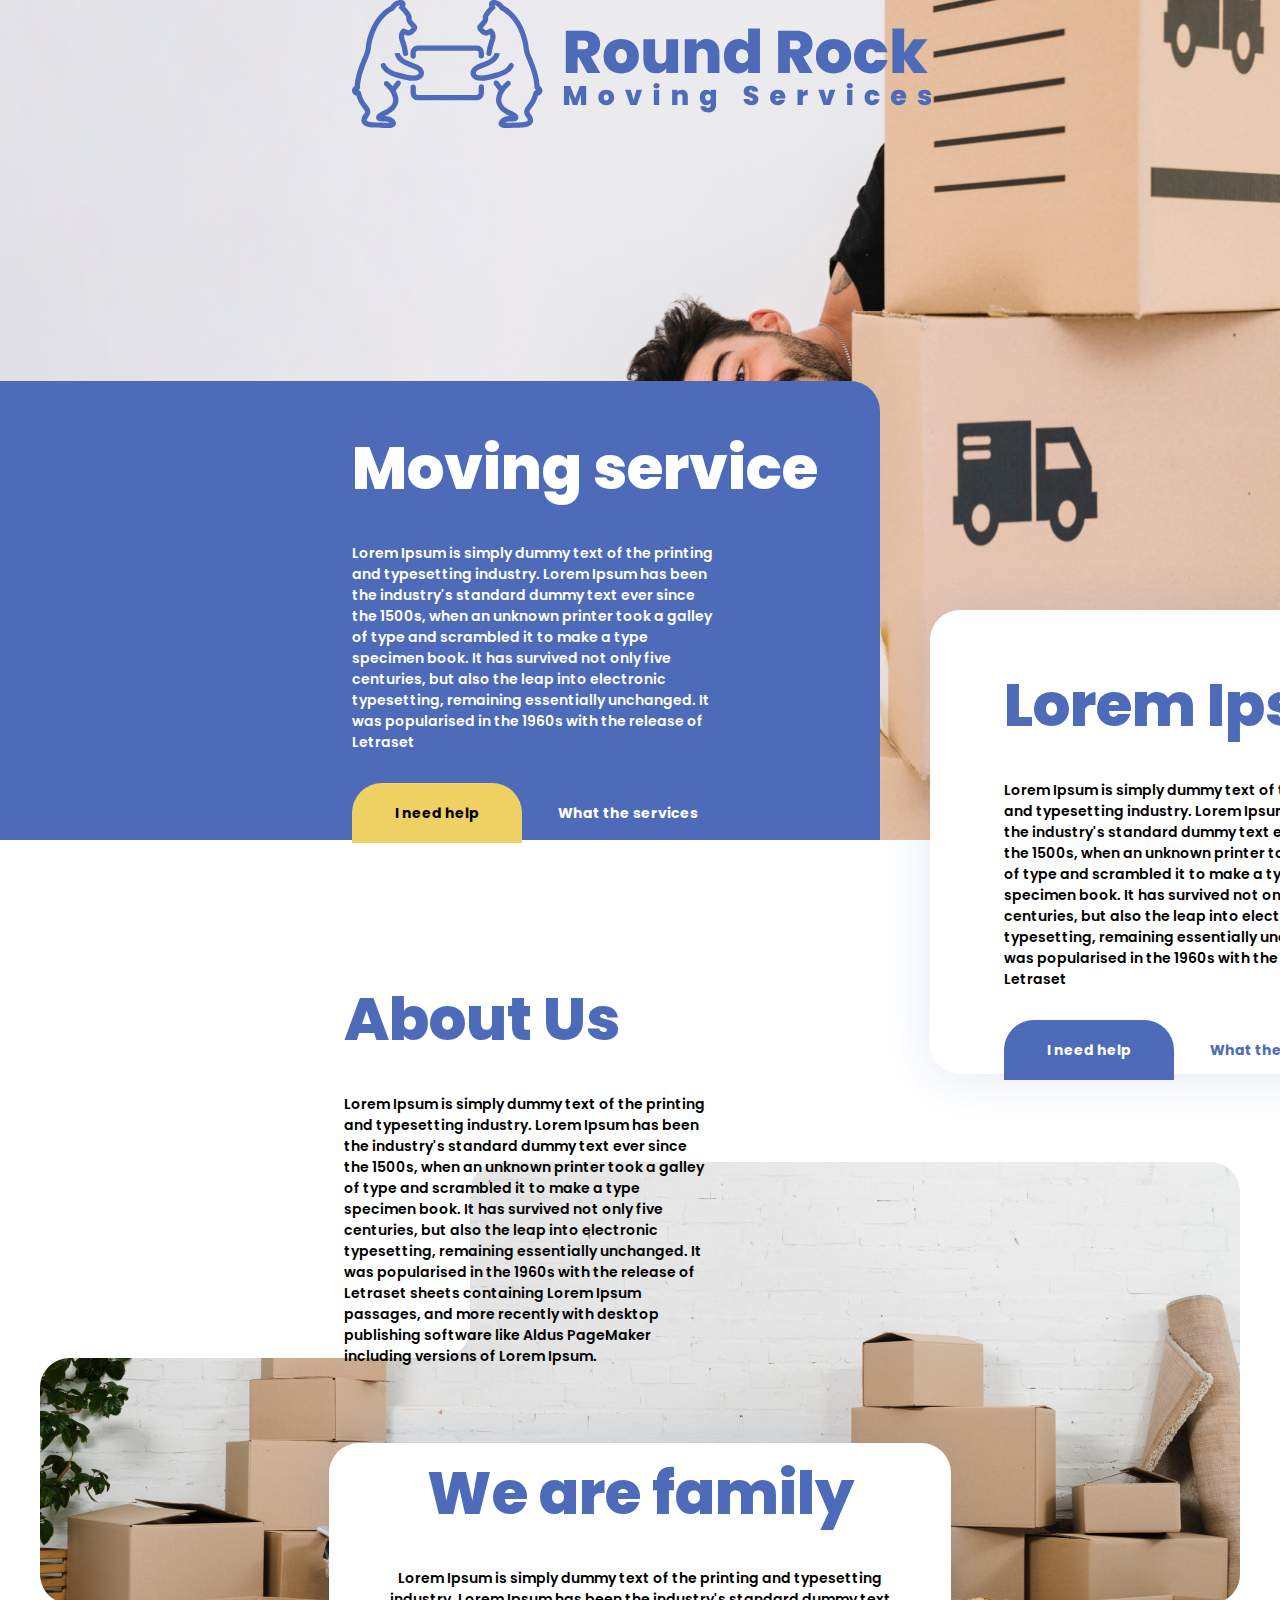
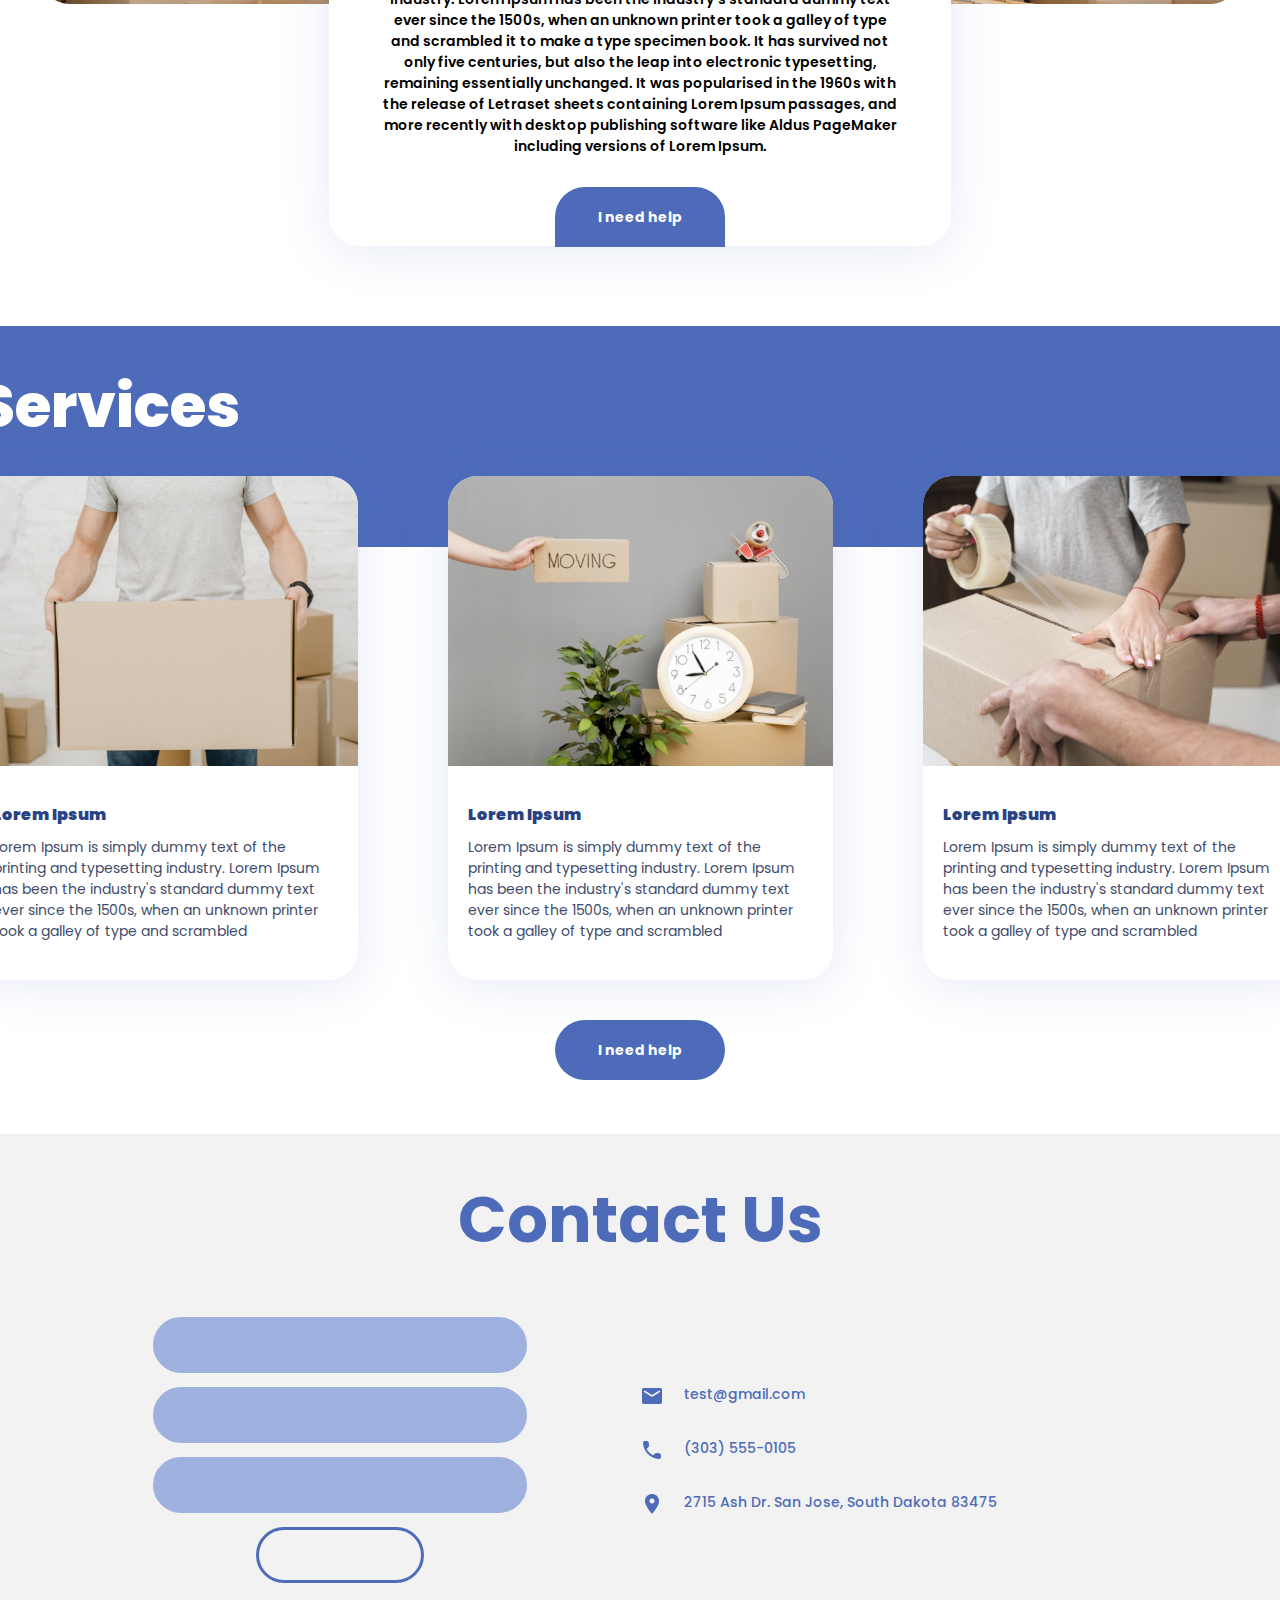
<file: landing_page_web/lnading_page7/index.html>
<!DOCTYPE html>
<html lang="en">
  <head>
    <meta charset="UTF-8" />
    <meta name="viewport" content="width=device-width, initial-scale=1.0" />
    <title>Round ROck :: Ulashev Sunnat</title>
    <link rel="stylesheet" href="c.css" />
  </head>
  <body>
    <div class="top">
      <div class="container">
        <div class="top_title">
          <a href="#"><img src="img/Group 564.svg" alt="" /></a>
        </div>
        <div class="services_box">
          <h1>Moving service</h1>
          <p>
            Lorem Ipsum is simply dummy text of the printing and typesetting
            industry. Lorem Ipsum has been the industry's standard dummy text
            ever since the 1500s, when an unknown printer took a galley of type
            and scrambled it to make a type specimen book. It has survived not
            only five centuries, but also the leap into electronic typesetting,
            remaining essentially unchanged. It was popularised in the 1960s
            with the release of Letraset
          </p>
          <div class="btns">
            <button class="helpbtn">I need help</button>
            <a href="#"> What the services</a>
          </div>
        </div>
      </div>
    </div>
    <div class="three_boxs">
      <div class="container">
        <div class="services_box , lorem">
          <h1>Lorem Ipsum</h1>
          <p>
            Lorem Ipsum is simply dummy text of the printing and typesetting
            industry. Lorem Ipsum has been the industry's standard dummy text
            ever since the 1500s, when an unknown printer took a galley of type
            and scrambled it to make a type specimen book. It has survived not
            only five centuries, but also the leap into electronic typesetting,
            remaining essentially unchanged. It was popularised in the 1960s
            with the release of Letraset
          </p>
          <div class="btns">
            <button class="helpbtn">I need help</button>
            <a href="#">What the services </a>
          </div>
        </div>

        <div class="services_box , about">
          <h1>About Us</h1>
          <p>
            Lorem Ipsum is simply dummy text of the printing and typesetting
            industry. Lorem Ipsum has been the industry's standard dummy text
            ever since the 1500s, when an unknown printer took a galley of type
            and scrambled it to make a type specimen book. It has survived not
            only five centuries, but also the leap into electronic typesetting,
            remaining essentially unchanged. It was popularised in the 1960s
            with the release of Letraset sheets containing Lorem Ipsum passages,
            and more recently with desktop publishing software like Aldus
            PageMaker including versions of Lorem Ipsum.
          </p>
        </div>
        <div class="services_box , bottom_box">
          <h1>We are family</h1>
          <p>
            Lorem Ipsum is simply dummy text of the printing and typesetting
            industry. Lorem Ipsum has been the industry's standard dummy text
            ever since the 1500s, when an unknown printer took a galley of type
            and scrambled it to make a type specimen book. It has survived not
            only five centuries, but also the leap into electronic typesetting,
            remaining essentially unchanged. It was popularised in the 1960s
            with the release of Letraset sheets containing Lorem Ipsum passages,
            and more recently with desktop publishing software like Aldus
            PageMaker including versions of Lorem Ipsum.
          </p>
          <div class="btns">
            <button class="helpbtn">I need help</button>
          </div>
        </div>
      </div>
    </div>
    <div class="services">
      <div class="container">
        <div class="top_title">
          <h1>Services</h1>
        </div>
        <div class="groups">
          <div class="mimigrounp">
            <div class="img_minibox">
              <img src="img/Rectangle 250 (1).png" alt="" />
            </div>
            <div class="text">
              <h4>Lorem Ipsum</h4>
              <p>
                Lorem Ipsum is simply dummy text of the printing and typesetting
                industry. Lorem Ipsum has been the industry's standard dummy
                text ever since the 1500s, when an unknown printer took a galley
                of type and scrambled
              </p>
            </div>
          </div>
          <div class="mimigrounp">
            <div class="img_minibox">
              <img src="img/Rectangle 250 (2).png" alt="" />
            </div>
            <div class="text">
              <h4>Lorem Ipsum</h4>
              <p>
                Lorem Ipsum is simply dummy text of the printing and typesetting
                industry. Lorem Ipsum has been the industry's standard dummy
                text ever since the 1500s, when an unknown printer took a galley
                of type and scrambled
              </p>
            </div>
          </div>
          <div class="mimigrounp">
            <div class="img_minibox">
              <img src="img/Rectangle 250 (3).png" alt="" />
            </div>
            <div class="text">
              <h4>Lorem Ipsum</h4>
              <p>
                Lorem Ipsum is simply dummy text of the printing and typesetting
                industry. Lorem Ipsum has been the industry's standard dummy
                text ever since the 1500s, when an unknown printer took a galley
                of type and scrambled
              </p>
            </div>
          </div>
        </div>
        <button class="helpbtn">I need help</button>
      </div>
    </div>
    <div class="contactus">
      <div class="container">
        <div class="box">
          <h1>Contact Us</h1>
          <div class="inputbox">
            <input type="text" />
            <input type="text" />
            <input type="text" />
            <input type="submit" class="submit" value="  " />
          </div>
          <div class="contacts">
            <div class="contact">
              <img src="img/ic_round-mail (2).png" alt="" />
              <p>test@gmail.com</p>
            </div>
            <div class="contact">
              <img src="img/ic_round-call (3).png" alt="" />
              <p>(303) 555-0105</p>
            </div>
            <div class="contact">
              <img src="img/ic_round-location-on (2).png" alt="" />
              <p>2715 Ash Dr. San Jose, South Dakota 83475</p>
            </div>
          </div>
        </div>
      </div>
    </div>
    <div class="bottom"></div>
  </body>
</html>
</file>
<file: Sunnat_Ulashev/style.css>
* {
  margin: 0;
  padding: 0;
  box-sizing: border-box;
  scroll-behavior: smooth;
  font-family: "Poppins", sans-serif;
}
header {
  position: fixed;
  top: 0;
  left: 0;
  width: 100%;
  padding: 15px 100px;
  background: rgba(0, 0, 0, 0.8);
  display: flex;
  justify-content: space-between;
  align-items: center;
  z-index: 9999;
  transition: all 0.2s ease;
}
header.sticky {
  background: crimson;
}
body {
  background: #10150d;
}
/*  */
/* umumiy qiymatlar */
section {
  padding: 100px;
  position: relative;
}
section::before {
  content: "";
  width: 90%;
  height: 2px;
  position: absolute;
  top: 0;
  background: #00c5fc;
}
section::after {
  content: "s";
  color: #fff;
  display: flex;
  justify-content: center;
  align-items: center;
  width: 30px;
  height: 30px;
  border-radius: 50%;
  position: absolute;
  top: -14px;
  left: 50%;
  background: #00c5fc;
}
.title {
  width: 100%;
  display: flex;
  justify-content: center;
  align-items: center;
  flex-direction: column;
}
.seeBtn {
  cursor: pointer;
  color: #fff;
  font-size: 18px;
  font-weight: 600;
  padding: 10px 20px;
  background-color: #10150d;
  display: inline-block;
  text-transform: uppercase;
  text-decoration: none;
  border-radius: 3px;
  letter-spacing: 1px;
  margin: 30px 0;
  transition: all 0.3s ease;
  border: 1px solid #fff;
}
.seeBtn:hover {
  color: black;
  background-color: #fff;
  border: 1px solid #111;
}
/*  */
/*  */

header .brand {
  color: #fff;
  font-size: 32px;
  font-weight: 700;
  text-transform: uppercase;
  text-decoration: none;
}
header .navigation {
  position: relative;
}
header .navigation a {
  color: #fff;
  position: relative;
  font-style: 17px;
  font-weight: 500;
  text-decoration: none;
  transition: all 0.3s ease;
  margin-left: 30px;
}
header .navigation a::before {
  transition: all 0.2s ease;
  content: "";
  position: absolute;
  background: #00d0ff;
  bottom: 0;
  left: 0;
  width: 0;
  height: 1px;
  opacity: 0;
}
header .navigation a span {
  color: #00d0ff;
}
header .navigation a:hover::before {
  opacity: 1;
  width: 100%;
}
/*  */
/* main */
/*  */
.main {
  position: relative;
  width: 100%;
  min-height: 100vh;
  display: flex;
  align-items: center;
  background: radial-gradient(farthest-corner at 60% 55%, blue, black);
  background-attachment: fixed;
  overflow: hidden;
}
.main::after {
  content: "";
  position: absolute;
  top: 0;
  left: 0;
  width: 70%;
  height: 150%;
  background-color: rgba(0, 0, 255, 0.252);
  transform: rotatez(-45deg);
  translate: -200px -200px;
  border-radius: 50%;
}
.main .cotent {
  z-index: 5;
  min-width: 370px;
  width: 100%;
  display: flex;
  justify-content: center;
  flex-wrap: wrap;
  flex-direction: row;
  gap: 50px;
}
.main .column {
  width: 50%;
}
.main .cotent h2 {
  color: #fff;
  font-size: 35px;
  font-weight: 500;
}
.main .cotent h2 span {
  font-size: 60px;
  font-weight: 700;
}
.animation-text {
  height: 70px;
  overflow: hidden;
  position: relative;
}
.animation-text h3 {
  color: #fc0000d8;
  font-size: 46px;
  font-weight: 700;
  line-height: 70px;
  letter-spacing: 1px;
}
.animation-text h3:nth-child(1) {
  animation: text-move 5s infinite;
}
.main .cotent .col-right {
  width: 45%;
}
.main .cotent .col-right .img-card {
  position: relative;
  width: 100%;
  min-height: 450px;
  border-radius: 10%;
  box-shadow: 0 0 20px rgba(0, 245, 245, 0.639);
  transition: all 0.3s ease;
}
.main .cotent .col-right .img-card:hover {
  box-shadow: 0 0 70px 20px rgba(0, 245, 245, 0.639);
}
.main .cotent .col-right .img-card img {
  position: absolute;
  top: 0;
  right: 0;
  width: 100%;
  height: 100%;
  object-fit: cover;
  border-radius: 10%;
  transition: all 0.3s ease;
}
/*  */

@keyframes text-move {
  0% {
    margin-top: 0;
  }
  50% {
    margin-top: -70px;
  }
  100% {
    margin-top: 0;
  }
}
/*  */

.media-icons a {
  color: #fff;
  margin-right: 30px;
  font-size: 25px;
  transition: all 0.2s ease;
}
.media-icons a:hover {
  color: #00e1ff;
  margin-right: 30px;
  font-size: 25px;
}
.section-title {
  position: relative;
  color: crimson;
  font-size: 30px;
  font-weight: 800;
  margin-bottom: 60px;
}

/*  */
/* skills */
/*  */
.skills .content {
  width: 100%;
  position: relative;
  display: flex;
  justify-content: space-between;
  color: #fff;
  margin-top: 20px;
}
.skills .content .col-left {
  width: 45%;
  position: relative;
}
.skills .content .col-left .content-title {
  margin-bottom: 20px;
}
.skills .content .col-right {
  position: relative;
  width: 45%;
}
.skills .content .col-right .bar {
  margin-bottom: 15px;
  padding: 10px;
}
.skills .content .col-right .bar .info {
  display: flex;
  align-items: center;
  justify-content: space-between;
  margin-bottom: 5px;
}
.skills .bar .info span {
  font-size: 10px;
  font-weight: 500;
}
.skills .bar .line {
  width: 100%;
  height: 15px;
  position: relative;
  background: #ccc;
  border-radius: 2px;
}
.skills .bar .line::before {
  content: "";
  position: absolute;
  height: 100%;
  top: 0;
  left: 0;
  border-radius: 2px;
}
.skills .bar .html::before {
  width: 95%;
  background: #f27900;
}
.skills .bar .css::before {
  width: 85%;
  background: #009dff;
}
.skills .bar .scss::before {
  width: 55%;
  background: #ff00fb;
}
.skills .bar .bootsrap::before {
  width: 70%;
  background: #0000ff;
}
/*  */
/* services */
/*  */

.sevices .title p {
  width: 70%;
  text-align: center;
  color: #fff;
}
.sevices .content {
  display: flex;
  justify-content: center;
  flex-wrap: wrap;
  flex-direction: row;
  margin-top: 20px;
}
.sevices .content .card {
  border: 1px solid crimson;
  background: #282828;
  width: 300px;
  padding: 25px;
  margin: 30px;
  display: flex;
  justify-content: center;
  align-items: center;
  flex-direction: column;
  box-shadow: 0 5px 28px rgba(1, 1, 1, 0.15);
  border-radius: 10px;
}
.sevices .content .card:hover {
  z-index: 50;
  transform: rotateX(20deg) rotateY(15deg) rotateZ(-6deg);
  box-shadow: -15px 15px 50px 5px rgba(245, 0, 0, 0.639);
}
.sevices .content .card .info:hover h3,
.sevices .content .card .info:hover p {
  text-shadow: -5px 5px 10px #00c5fc;
  transform: translate(0, -10px);
}
.sevices .content .card .sevices-icon {
  color: crimson;
  font-size: 120px;
  transition: all 0.3s ease;
}
.sevices .content .card .sevices-icon:hover {
  translate: 0 -10px;
  text-shadow: -2px 2px 10px #00c5fc;
}
.sevices .content .card .info {
  text-align: center;
}
.sevices .content .card .info h3 {
  color: crimson;
  font-size: 20px;
  font-weight: 700;
  margin: 10px;
  transition: all 0.3s ease;
}
.sevices .content .card .info p {
  color: #fff;
  transition: all 0.3s ease;
}
/*  */
/* wors */
/*  */
.work .content {
  display: flex;
  justify-content: center;
  flex-direction: row;
  flex-wrap: wrap;
  margin-top: 20px;
}
.work .content .card {
  width: 400px;
  margin: 15px;
}
.work .content .card-img {
  position: relative;
  width: 100%;
  height: 350px;
}
.work .content .card-img .card-text {
  position: absolute;
  color: #fff;
  width: 100%;
  height: 260px;
  background: rgb(46, 46, 46);
  z-index: -1;
  border-radius: 10px;
  border: 1px solid rgb(0, 247, 255);
  display: flex;
  text-align: center;
  align-items: end;
  padding: 15px;
  transition: all 1.2s ease;
}
.work .content .card-img:hover .card-text p {
  transition: all 2s ease;
}
.work .content .card-img img {
  position: absolute;
  top: 0;
  left: 0;
  width: 100%;
  height: 260px;
  border-radius: 10px;
  object-fit: cover;
  transition: all 1.2s ease;
  filter: grayscale(1);
}
.work .content .card-img:hover {
  z-index: 10;
}
.work .content .card-img:hover img {
  filter: grayscale(0);
  top: -80px;
  box-shadow: 0 0 10px #00e1ff;
}
.work .content .card-img:hover .card-text {
  transform: translate(0, 60px);
  box-shadow: 0 0 10px #00e1ff;
}

/*  */
/* contact */
/*  */
.contact .content {
  display: flex;
  justify-content: center;
  flex-wrap: wrap;
  flex-direction: column;
  margin-top: 20px;
}
.contact .content .row {
  display: flex;
  justify-content: center;
  flex-wrap: wrap;
  flex-direction: row;
}
.contact .content .row .card {
  display: flex;
  justify-content: center;
  align-items: center;
  flex-direction: column;
  background: rgba(2, 18, 26, 0.863);
  width: 240px;
  margin: 20px;
  padding: 25px;
  box-shadow: 0 5px 25px rgba(1, 1, 1, 0.436);
  border-radius: 10px;
  text-align: center;
}
.contact .content .row .card:hover {
  transform: scale(1.1);
  box-shadow: 0 0 20px 5px #00d0ff;
}
.contact .card .contact-icon {
  color: #00d0ff;
  font-size: 60px;
  text-align: center;
  transition: all 0.3s ease;
}
.contact .card:hover .contact-icon {
  translate: 0 -10px;
}
.contact .card .info h3 {
  color: #ffffff;
  font-size: 20px;
  font-weight: 700;
}
.contact .card .info span {
  color: #00d0ff;
  font-weight: 700;
}
/*  */
/* contact form */
/*  */
.contact-form {
  background: rgba(2, 18, 26, 0.863);
  min-width: 60px;
  box-shadow: 0 5px 25px rgba(199, 198, 198, 0.436);
  margin-top: 50px;
  padding: 25px;
  border-radius: 10px;
}
.contact-form h3 {
  color: #ffffff;
  font-size: 25px;
  font-weight: 600;
  text-align: center;
  margin-bottom: 40px;
}
.contact-form .input-box {
  position: relative;
  width: 100%;
  margin-bottom: 20px;
}
.contact-form .input-box input,
.contact-form .input-box textarea {
  color: #ffffff;
  width: 100%;
  padding: 10px;
  font-size: 17px;
  font-weight: 400;
  outline: #00c5fc;
  border: 1px solid #ffffff;
  border-radius: 5px;
  resize: none;
  background: rgba(2, 18, 26, 0.863);
}
.contact-form .input-box .sand-btn {
  color: #fff;
}
.contact-form .input-box .sand-btn:hover {
  color: #0066ff;
}
/*  */
/* footer */
/*  */
.footer {
  background: #111;
  color: #fff;
  text-align: center;
  padding: 34px;
  position: relative;
  border-top: 2px solid #00c5fc;
}
.footer .footer-title {
  font-size: 25px;
  font-weight: 600;
}
.footer p {
  margin-top: 20px;
}
.footer::after {
  content: "s";
  color: #fff;
  display: flex;
  justify-content: center;
  align-items: center;
  width: 30px;
  height: 30px;
  border-radius: 50%;
  position: absolute;
  top: -14px;
  left: 50%;
  background: #00c5fc;
}
/*  */
/* media query */
@media (max-width: 1049px) {
  section {
    padding: 80px 20px;
  }
  .section-title {
    font-size: 36px;
  }
  header {
    padding: 12px 20px;
  }
  header .navigation {
    display: none;
  }
  header .navigation a {
    font-size: 23px;
    padding: 0 20px;
    border-radius: 20px;
  }
  header .navigation a:hover {
    background: crimson;
    color: #fff;
  }
  header .navigation.active {
    z-index: 888;
    position: fixed;
    background: rgb(55, 55, 55);
    top: 0;
    right: 0;
    width: 300px;
    height: 100%;
    display: flex;
    justify-content: center;
    align-items: center;
    flex-direction: column;
    box-shadow: 0 5px 20px rgba(1, 1, 1, 0.15);
    transition: all 0.9s ease;
    gap: 20px;
  }
  .menu-btn {
    position: absolute;
    background: url("imgs/bars-solid\ \(1\).svg") no-repeat;
    background-size: 30px;
    background-position: center;
    width: 40px;
    height: 40px;
    margin: 0 20px;
    cursor: pointer;
    right: 0;
  }
  .menu-btn.active {
    z-index: 999;
    background: url(imgs/x-solid.svg) no-repeat;
    background-size: 30px;
    background-position: center;
    transition: 0.2s ease;
    filter: invert(1);
  }
  .main .cotent h2 {
    font-size: 25px;
  }
  .main .cotent h2 span {
    font-size: 35px;
  }
  .main .cotent h3 {
    font-size: 36px;
  }
  .main .cotent {
    flex-direction: column;
    align-items: center;
  }
  .main .cotent .column {
    width: 90%;
    position: relative;
  }
  .main .cotent .col-right {
    margin-top: 40px;
    display: none;
  }
  .about .content {
    flex-direction: column;
  }
  .about .content .column {
    width: 100%;
    position: relative;
  }
  .about .content .col-right {
    margin-top: 40px;
  }
  .skills .content {
    flex-direction: column;
  }
  .skills .content .column {
    width: 100%;
    position: relative;
  }
  .skills .content .col-right {
    margin-top: 40px;
  }
}
.scrollToTop {
  z-index: 999;
  position: fixed;
  right: 5px;
  bottom: 10px;
  color: #fff;
  background: #222;
  width: 45px;
  height: 45px;
  font-size: 22px;
  text-align: center;
  line-height: 45px;
  border-radius: 3px;
  cursor: pointer;
  border: 1px solid #fff;
  opacity: 0;
  transition: all 0.3s ease;
}
.scrollToTop.active {
  opacity: 1;
}
.reveal {
  position: relative;
  transform: translateY(50px);
  opacity: 0;
  transition: all 1s ease;
}
.reveal.active {
  transform: translateY(0);
  opacity: 1;
}
</file>
<file: landing_page_web/landing_page10/c.css>
@import url("https://fonts.googleapis.com/css2?family=Bebas+Neue&family=Iceland&family=Montserrat:wght@100&family=Open+Sans&family=Oswald:wght@200&family=Poppins:wght@200;400;900&family=Reem+Kufi+Fun:wght@500&family=Vampiro+One&display=swap");

* {
  margin: 0;
  padding: 0;
  box-sizing: border-box;
  font-family: "Poppins";
}
.helpbtn {
  width: 194px;
  height: 60px;
  font-size: 18px;
  font-weight: 900;
  color: #fff;
  border-radius: 71px;
  background-color: #fdba10;
  border: none;
}
.top_title4 {
  width: 1325px;
  text-align: center;
  position: relative;
}
.top_title4 h1 {
  font-size: 144px;
  font-weight: 800;
}
/*  */
/*  */
/*  */
/*  */
.bigbox {
  width: 100%;
  display: flex;
  justify-content: center;

  flex-direction: column;
  background: url("img/Mask\ Group\ \(5\).png");
}

/*  */
/*  */
/*  */
/*  */
/*  */
.top {
  width: 100%;
  display: flex;
  justify-content: center;
  align-items: center;
  flex-direction: column;
}
.top .big {
  width: 1903px;
  display: flex;
  justify-content: start;
  align-items: start;
  flex-direction: column;
  position: relative;
}
.top::after {
  content: "";
  width: 1164px;
  height: 840px;
  position: absolute;
  right: -16px;
  bottom: -1px;
  background: url("img/Desktop\ -\ 1\ \(1\).png");
  background-position: center;
}
.top .container {
  width: 1214px;
  height: 639px;
  display: flex;
  align-items: center;
  justify-content: flex-end;
  padding: 0px 241px 64px 0;
  background-color: #c98a40;
}
.top .container .left_text {
  display: flex;
  flex-direction: column;
  justify-content: flex-start;
  gap: 125px;
}
.top .container .left_text .intex_box {
  display: flex;
  flex-direction: column;
  justify-content: center;
  gap: 20px;
}
.top .container .left_text .intex_box .lorems {
  display: flex;
  flex-direction: column;
}
.top .container .left_text .intex_box .lorem h1 {
  color: #fff;
  font-size: 74px;
  font-weight: 700;
  text-transform: uppercase;
}
.top .container .left_text .intex_box .lorems p {
  width: 552px;
  font-size: 18px;
  font-weight: 600;
  color: #fff;
}
.top .locboxs {
  display: flex;
  justify-content: space-between;
  align-items: end;
}
.top .locboxs .iconbox {
  width: 449px;
  height: 201px;
  display: flex;
  align-items: flex-end;
  flex-direction: column;
  padding: 30px 37px 27px 0;
  position: relative;
}
.top .locboxs .iconbox a img {
  width: 24px;
  height: 24px;
  margin: 5px;
}
.top .locboxs .telbox {
  width: 765px;
  height: 201px;
  background-color: #c98a40;
  display: flex;
  justify-content: start;
  align-items: flex-end;
  padding: 20px;
}
.top .locboxs .telbox a {
  text-decoration: none;
  color: #fff;
  font-size: 18px;
  font-weight: 700px;
}
.top .locboxs .telbox a p span {
  font-weight: 500;
  letter-spacing: 2.7px;
}
/*  */
/*  */
/*  */
/*  */
.bigbox .work {
  width: 100%;
  height: 840px;
  display: flex;
  justify-content: center;
  align-items: center;
  background: url("img/Rectangle\ 274.png") no-repeat right;
}
.bigbox .work .container {
  height: 840px;
  display: flex;
  justify-content: center;
  align-items: center;
  flex-direction: column;
  gap: 50px;
  padding: 0 0 50px 0;
}
.bigbox .work .container .boxs {
  display: flex;
  flex-direction: column;
  justify-content: center;
  align-items: center;
  gap: 50px;
}
.bigbox .work .container .boxs .about_us {
  width: 1900px;
  display: flex;
  justify-content: space-evenly;
  align-items: end;
}
.bigbox .work .container .boxs .about_us p {
  width: 277px;
  font-size: 18px;
  font-weight: 600;
  color: #c98a40;
}
.bigbox .work .container .boxs .about_us h1 {
  color: #fff;
  font-size: 144px;
  font-weight: 800;
  text-align: right;
}
.bigbox .work .container .boxs .imgs {
  display: flex;
  gap: 20px;
}
/*  */
/*  */
/*  */
/*  */

.aboutus {
  width: 100%;
  display: flex;
  justify-content: center;
  align-items: center;
  background: url("img/Rectangle\ 274.png") no-repeat;
  position: relative;
}
.aboutus .container {
  width: 1903px;
  height: 840px;
  display: flex;
  flex-wrap: nowrap;
  align-items: flex-end;
  justify-content: flex-end;
}
.aboutus .container .boxs {
  width: 100%;
  display: flex;
  flex-wrap: nowrap;
  align-items: center;
  justify-content: center;
  padding: 50px;
}
.aboutus .container .boxs .about_us {
  width: 50%;
  display: flex;
  flex-direction: column;
  gap: 34px;
}
.aboutus .container .boxs .about_us h1 {
  color: #fff;
  font-size: 144px;
  font-weight: 900;
  text-transform: uppercase;
  display: flex;
}
.aboutus .container .boxs .about_us p {
  width: 508px;
  color: #fff;
  font-size: 18px;
  font-weight: 600;
}
.aboutus .container .boxs img {
  right: 50%;
  bottom: 276px;
}
/*  */
/*  */
/*  */
/*  */
/*  */

.services {
  width: 100%;
  position: relative;
}
.services .container {
  position: relative;
  display: flex;
  justify-content: center;
  align-items: center;
  flex-direction: column;
  gap: 50px;
  padding: 58px 0 50px 0;
}
.services .container .groups {
  width: 1700px;
  display: flex;
  justify-content: center;
  align-items: center;
  gap: 22px;
}
.services .container .groups .mimigrounp {
  width: 385px;
  height: 504px;
  display: flex;
  flex-direction: column;
  gap: 10px;
  border-radius: 30px;
  background-color: #fff;
  text-align: left;
}
.services .container .groups .mimigrounp .text {
  padding: 30px;
  display: flex;
  flex-direction: column;
  gap: 10px;
}
.services .container .groups .mimigrounp h4 {
  color: #c98a40;
  font-size: 16px;
  font-weight: 900;
}
.services .container .groups .mimigrounp p {
  color: #333;
  font-size: 14px;
  font-weight: 400;
}
.services .container .top_title4 {
  color: #c98a40;
}
/*  */
/*  */
/*  */
/*  */

.testymonials {
  width: 100%;
  height: auto;
  position: relative;
  display: flex;
  justify-content: center;
  align-items: center;
  background-color: #c98a40;
}
.testymonials .container {
  position: relative;
  padding: 86px 0 50px 0;
  width: 100%;
  display: flex;
  gap: 50px;
  justify-content: center;
  align-items: center;
  flex-direction: column;
  background: url("img/Mask\ Group\ \(7\).png");
}
.testymonials .container .top_title4 {
  color: #fff;
}
.testymonials .container .boxs {
  display: flex;
  justify-content: center;
  align-items: center;
  flex-wrap: wrap;
  width: 1500px;
  gap: 45px;
}
.testymonials .container .boxs .rectangle2 {
  padding: 30px;
  background-color: #fff;
  border: none;
  border-radius: 40px;
  width: 577px;
  height: 233px;
  display: flex;
  flex-wrap: nowrap;
  justify-content: center;
  align-items: center;
  gap: 14px;
}
.testymonials .container .boxs .rectangle2 .group_stars img {
  cursor: pointer;
}
.testymonials .container .boxs .rectangle2 .text {
  width: 423px;
  display: flex;
  align-items: center;
  flex-wrap: wrap;
  gap: 10px;
}
.testymonials .container .boxs .rectangle2 .text h4 {
  color: #c98a40;
  font-size: 18px;
  font-weight: 700;
  line-height: 22px;
}
.testymonials .container .boxs .rectangle2 .text p {
  width: 423px;
  color: #333;
  font-size: 14px;
  font-weight: 400;
}
/*  */
/*  */
/*  */
/*  */

.contactus {
  width: 100%;
  display: flex;
  justify-content: center;
  align-items: center;
}
.contactus .container {
  padding: 0 0 50px 0;
  width: 1200px;
  height: 538px;
  display: flex;
  align-items: center;
  justify-content: center;
  flex-direction: column;
}
.contactus .container .box .top_title4 {
  margin: 50px 0 50px 0;
}
.contactus .container .box .top_title4 h1 {
  color: #c98a40;
}
.contactus .container .box {
  display: flex;
  flex-wrap: wrap;
  justify-content: center;
  align-items: center;
  flex-wrap: wrap;
  width: 1200px;
  height: 648px;
  padding: 0 0 50px 0;
}
.contactus .container .box .inputbox {
  width: 60%;
  display: flex;
  justify-content: center;
  align-items: center;
  flex-direction: column;
  gap: 14px;
}
.contactus .container .box .inputbox input {
  width: 374px;
  height: 56px;
  border-radius: 61px;
  border: 3px solid #ffd39f;
  background-color: #ffd39f;
  outline: none;
  color: #fff;
}
.contactus .container .box .inputbox .submit {
  width: 168px;
  height: 56px;
  background: none;
  border: 3px solid #c98a40;
}
.contactus .container .box .contacts {
  width: 40%;
  display: flex;
  flex-direction: column;
  gap: 30px;
  justify-content: center;
}
.contactus .container .box .contacts .contact {
  display: flex;
  flex-wrap: nowrap;
  gap: 20px;
}
.contactus .container .box .contacts .contact p {
  color: #333;
  font-size: 14px;
  font-weight: 500;
}
/*  */
/*  */
/*  */
/*  */
/*  */
.bottom {
  background: #584125;
  width: 100%;
  height: 117px;
}
</file>
<file: landing_page_web/landing_page11/c.css>
@import url("https://fonts.googleapis.com/css2?family=Bebas+Neue&family=Iceland&family=Montserrat:wght@100&family=Open+Sans&family=Oswald:wght@200&family=Poppins:wght@200;400;900&family=Reem+Kufi+Fun:wght@500&family=Vampiro+One&display=swap");

* {
  margin: 0;
  padding: 0;
  box-sizing: border-box;
  font-family: "Poppins";
}
body {
  background-color: #fef4de;
}
.helpbtn {
  width: 194px;
  height: 60px;
  font-size: 18px;
  font-weight: 900;
  color: #663128;
  border: none;
  border-radius: 57px;
  background: #f3ce5e;
  box-shadow: 0px 20px 40px 0px rgba(243, 206, 94, 0.2);
}
.top_title4 {
  width: 1325px;
  text-align: center;
  position: relative;
}
.top_title4 h1 {
  font-size: 144px;
  font-weight: 800;
}
/*  */
/*  */
/*  */
/*  */
/*  */
.top {
  width: 100%;
  display: flex;
  justify-content: center;
  align-items: center;
  flex-direction: column;
  background: url("img/Frame\ 1\ \(1\).png") no-repeat center;
  background-size: 100% 100%;
}
.top .container {
  width: 1903px;
  height: 900px;
  display: flex;
  align-items: center;
  padding: 181px 0 182px 352px;
}
.top .container .left_text {
  display: flex;
  flex-wrap: nowrap;
  justify-content: flex-start;
  gap: 125px;
}
.top .container .left_text .intex_box {
  display: flex;
  flex-direction: column;
  justify-content: center;
  gap: 20px;
}
.top .container .left_text .intex_box .lorems {
  display: flex;
  flex-direction: column;
}
.top .container .left_text .intex_box .lorem h1 {
  color: #663128;
  font-size: 115px;
  font-weight: 900;
}
.top .container .left_text .intex_box .lorem h1 span {
  font-size: 58px;
  font-weight: 700;
  letter-spacing: 25.23px;
}
.top .container .left_text .intex_box .lorems p {
  width: 552px;
  font-size: 16px;
  font-weight: 600;
  color: #663128;
}
.top .container .left_text .intex_box .btns {
  display: flex;
  align-items: center;
  gap: 50px;
}
.top .container .left_text .intex_box .btns a {
  text-decoration: none;
  color: #663128;
  font-size: 18px;
  font-weight: 500;
}

/*  */
/*  */
/*  */
/*  */
/*  */

.services {
  width: 100%;
  position: relative;
  background-color: #7c4032;
}
.services .container {
  position: relative;
  display: flex;
  justify-content: center;
  align-items: center;
  flex-direction: column;
  gap: 50px;
  padding: 58px 0 50px 0;
}
.services .container .groups {
  width: 1500px;
  display: flex;
  justify-content: center;
  align-items: center;
  flex-wrap: wrap;
  gap: 16px;
}
.services .container .groups .mimigrounp {
  width: 288px;
  height: 269px;
  gap: 10px;
  border-radius: 20px;
  background-color: #fff;
  display: flex;
  justify-content: center;
  align-items: center;
}
.services .container .top_title4 {
  color: #fff;
}
/*  */
/*  */
/*  */
/*  */

.testymonials {
  width: 100%;
  height: auto;
  position: relative;
  display: flex;
  justify-content: center;
  align-items: center;
  background: url("img/Group\ 566.png");
}
.testymonials .container {
  position: relative;
  padding: 86px 0 50px 0;
  width: 100%;
  display: flex;
  gap: 50px;
  justify-content: center;
  align-items: center;
  flex-direction: column;
}
.testymonials .container .top_title4 {
  color: #7c4032;
}
.testymonials .container .boxs {
  display: flex;
  justify-content: center;
  align-items: center;
  flex-wrap: wrap;
  width: 1500px;
  gap: 45px;
}
.testymonials .container .boxs .rectangle2 {
  padding: 30px;
  background-color: #fff;
  border: none;
  border-radius: 40px;
  width: 577px;
  height: 233px;
  display: flex;
  flex-wrap: nowrap;
  justify-content: center;
  align-items: center;
  gap: 14px;
  border: 1px solid #7c4032;
}
.testymonials .container .boxs .rectangle2 .group_stars img {
  cursor: pointer;
}
.testymonials .container .boxs .rectangle2 .text {
  width: 423px;
  display: flex;
  align-items: center;
  flex-wrap: wrap;
  gap: 10px;
}
.testymonials .container .boxs .rectangle2 .text h4 {
  color: #7c4032;
  font-size: 18px;
  font-weight: 700;
  line-height: 22px;
}
.testymonials .container .boxs .rectangle2 .text p {
  width: 423px;
  color: #333;
  font-size: 14px;
  font-weight: 400;
}
/*  */
/*  */
/*  */
/*  */

.contactus {
  width: 100%;
  display: flex;
  justify-content: center;
  align-items: center;
  background-color: #fff;
}
.contactus .container {
  padding: 0 0 50px 0;
  width: 1200px;
  height: 538px;
  display: flex;
  align-items: center;
  justify-content: center;
  flex-direction: column;
}
.contactus .container .box .top_title4 {
  margin: 50px 0 50px 0;
}
.contactus .container .box .top_title4 h1 {
  color: #7c4032;
  font-size: 64px;
  font-weight: 900;
}
.contactus .container .box {
  display: flex;
  flex-wrap: wrap;
  justify-content: center;
  align-items: center;
  flex-wrap: wrap;
  width: 1200px;
  height: 648px;
  padding: 0 0 50px 0;
}
.contactus .container .box .inputbox {
  width: 60%;
  display: flex;
  justify-content: center;
  align-items: center;
  flex-direction: column;
  gap: 14px;
}
.contactus .container .box .inputbox input {
  width: 374px;
  height: 56px;
  border-radius: 61px;
  border: 3px solid #e5af99;
  background-color: #e5af99;
  outline: none;
  color: #fff;
}
.contactus .container .box .inputbox .submit {
  width: 168px;
  height: 56px;
  background: none;
  border: 3px solid #7c4032;
}
.contactus .container .box .contacts {
  width: 40%;
  display: flex;
  flex-direction: column;
  gap: 30px;
  justify-content: center;
}
.contactus .container .box .contacts .contact {
  display: flex;
  flex-wrap: nowrap;
  gap: 20px;
}
.contactus .container .box .contacts .contact p {
  color: #333;
  font-size: 14px;
  font-weight: 500;
}
/*  */
/*  */
/*  */
/*  */
/*  */
.bottom {
  background: #55352d;
  width: 100%;
  height: 117px;
}
</file>
<file: landing_page_web/landing_page9/c.css>
@import url("https://fonts.googleapis.com/css2?family=Bebas+Neue&family=Iceland&family=Montserrat:wght@100&family=Open+Sans&family=Oswald:wght@200&family=Poppins:wght@200;400;900&family=Reem+Kufi+Fun:wght@500&family=Vampiro+One&display=swap");

* {
  margin: 0;
  padding: 0;
  box-sizing: border-box;
  font-family: "Poppins";
}
.helpbtn {
  width: 280px;
  height: 86px;
  font-size: 24px;
  font-weight: 700;
  border-radius: 71px;
  border: none;
}
.top_title4 {
  width: 1325px;
  text-align: center;
  position: relative;
}
.top_title4 h1 {
  color: #6d91ee;
  font-size: 64px;
  font-weight: 900;
}
/*  */
/*  */
/*  */
/*  */
/*  */
.top {
  width: 100%;
  display: flex;
  background: url("img/Vector\ 7.png") no-repeat;
  justify-content: center;
  padding: 0 0 50px 0;
}
.top .container {
  width: 1903px;
  height: 840px;
  display: flex;
  align-items: center;
  justify-content: center;
}
.top .container .left_text {
  display: flex;
  flex-direction: column;
  justify-content: center;
  align-items: center;
  gap: 125px;
}
.top .container .left_text .intex_box {
  display: flex;
  flex-direction: column;
  justify-content: center;
  align-items: center;
  gap: 20px;
}
.top .container .left_text .intex_box .lorems {
  display: flex;
  justify-content: center;
  align-items: center;
  flex-direction: column;
}
.top .container .left_text .intex_box .dummy {
  width: 167px;
  height: 50px;
  border-radius: 59px;
  background: #6d91ee;
  border: none;
  color: #fff;
  font-size: 24px;
  font-weight: 500;
}
.top .container .left_text .intex_box .lorem h1 {
  color: #4f4f4f;
  font-size: 96px;
  font-weight: 250;
  text-align: center;
}
.top .container .left_text .intex_box .lorem h1 span {
  font-weight: 900;
}
.top .container .left_text .intex_box .lorems p {
  width: 552px;
  text-align: center;
  font-size: 18px;
  font-weight: 600;
  color: #4f4f4f;
}
.top .container .left_text .helpbtn {
  background-color: #5180f6;
  color: #fff;
}
/*  */
/*  */
/*  */
/*  */

.aboutus {
  width: 100%;
  display: flex;
  justify-content: center;
  align-items: center;
  background: url("img/Rectangle\ 262.png");
  position: relative;
}
.aboutus::after {
  content: "";
  width: 110%;
  height: 100%;
  position: absolute;
  background: url("img/Vector\ 8.png") no-repeat right;
  z-index: 0;
}
.aboutus .container {
  padding: 50px 302px;
  z-index: 11;
  width: 1903px;
  height: 840px;
  position: relative;
  display: flex;
  flex-direction: column;
  align-items: center;
  justify-content: space-between;
}
.aboutus .container .boxs {
  width: 100%;
}
.aboutus .container .boxs .about_us {
  width: 538px;
  display: flex;
  flex-direction: column;
  gap: 34px;
}
.aboutus .container .boxs .about_us h1 {
  color: #fff;
  font-size: 64px;
  font-weight: 900;
}
.aboutus .container .boxs .about_us p {
  width: 538px;
  color: #fff;
  font-size: 18px;
  font-weight: 700;
}
.aboutus .container .boxs .where {
  position: absolute;
  right: 352px;
  bottom: 276px;
  display: flex;
  flex-direction: column;
  gap: 34px;
  text-align: right;
}
.aboutus .container .boxs .where h1 {
  color: #fff;
  font-size: 64px;
  font-weight: 900;
}
.aboutus .container .boxs .where p {
  width: 498px;
  color: #fff;
  font-size: 18px;
  font-weight: 700;
}
.aboutus .container .helpbtn {
  background-color: #eec04b;
  color: #515151;
}
/*  */
/*  */
/*  */
/*  */

.services {
  width: 100%;
  position: relative;
}
.services .container {
  position: relative;
  display: flex;
  justify-content: center;
  align-items: center;
  flex-direction: column;
  gap: 50px;
  padding: 70px 0 54px 0;
}
.services .container .groups {
  width: 1700px;
  display: flex;
  justify-content: center;
  align-items: center;
  gap: 22px;
}
.services .container .groups .mimigrounp {
  width: 385px;
  height: 504px;
  display: flex;
  flex-direction: column;
  text-align: center;
  gap: 10px;
  border-radius: 30px;
  background-color: #fff;
  text-align: left;
  box-shadow: 0px 10px 30px 0px rgba(16, 51, 30, 0.1);
}
.services .container .groups .mimigrounp .text {
  padding: 30px;
  display: flex;
  flex-direction: column;
  gap: 10px;
}
.services .container .groups .mimigrounp h4 {
  color: #324473;
  font-size: 16px;
  font-weight: 900;
}
.services .container .groups .mimigrounp p {
  color: #324473;
  font-size: 14px;
  font-weight: 400;
}
.services .container .helpbtn {
  background-color: #5180f6;
  color: #fff;
}
.services .container .top_title4 .lefttop {
  transform: translate(-130px, 20px) rotate(90deg);
}
.services .container .top_title4 .leftbottom {
  transform: translate(130px, 20px);
}
.services .container .top_title4 .righttop {
  transform: translate(-130px, -15px);
}
.services .container .top_title4 .rightbottom {
  transform: translate(130px, -15px) rotate(90deg);
}
/*  */
/*  */
/*  */
/*  */

.testymonials {
  width: 100%;
  height: auto;
  position: relative;
  display: flex;
  justify-content: center;
  align-items: center;
}
.testymonials .container {
  position: relative;
  padding: 50px;
  width: 100%;
  display: flex;
  gap: 50px;
  justify-content: center;
  align-items: center;
  flex-direction: column;
}
.testymonials .container .top_title4 .lefttop {
  transform: translate(-210px, 20px) rotate(90deg);
}
.testymonials .container .top_title4 .leftbottom {
  transform: translate(210px, 20px);
}
.testymonials .container .top_title4 .righttop {
  transform: translate(-210px, -15px);
}
.testymonials .container .top_title4 .rightbottom {
  transform: translate(210px, -15px) rotate(90deg);
}
.testymonials .container .boxs {
  display: flex;
  justify-content: center;
  align-items: center;
  flex-wrap: wrap;
  width: 1500px;
  gap: 45px;
}
.testymonials .container .boxs .rectangle2 {
  padding: 30px;
  background-color: #fff;
  border: 1px solid #6d91ee;
  border-radius: 40px;
  width: 577px;
  height: 233px;
  display: flex;
  flex-wrap: nowrap;
  gap: 14px;
}
.testymonials .container .boxs .rectangle2 .img {
  width: 80px;
  height: 100%;
}
.testymonials .container .boxs .rectangle2 .img img {
  cursor: pointer;
}
.testymonials .container .boxs .rectangle2 .group_stars img {
  cursor: pointer;
}
.testymonials .container .boxs .rectangle2 .text {
  width: 423px;
  display: flex;
  align-items: center;
  flex-wrap: wrap;
}
.testymonials .container .boxs .rectangle2 .text h4 {
  color: #6d91ee;
  font-size: 18px;
  font-weight: 700;
  line-height: 22px;
}
.testymonials .container .boxs .rectangle2 .text p {
  width: 423px;
  color: #22366a;
  font-size: 14px;
  font-weight: 400;
}
/*  */
/*  */
/*  */
/*  */

.contactus {
  width: 100%;
  display: flex;
  justify-content: center;
  align-items: center;
}
.contactus .container {
  padding: 0 0 50px 0;
  width: 1200px;
  height: 538px;
  display: flex;
  align-items: center;
  justify-content: center;
  flex-direction: column;
}
.contactus .container .box .top_title4 {
  margin: 50px 0 0 0;
}
.contactus .container .box .top_title4 h1 {
  color: #6d91ee;
  font-size: 64px;
  font-weight: 900;
  width: 100%;
  text-align: center;
  margin: 50px;
}
.contactus .container .box .top_title4 .lefttop {
  transform: translate(-130px, 50px) rotate(90deg);
}
.contactus .container .box .top_title4 .leftbottom {
  transform: translate(220px, 50px);
}
.contactus .container .box .top_title4 .righttop {
  transform: translate(-130px, -50px);
}
.contactus .container .box .top_title4 .rightbottom {
  transform: translate(220px, -50px) rotate(90deg);
}
.contactus .container .box {
  display: flex;
  flex-wrap: wrap;
  justify-content: center;
  align-items: center;
  flex-wrap: wrap;
  width: 1200px;
  height: 648px;
  padding: 0 0 50px 0;
}
.contactus .container .box .inputbox {
  width: 60%;
  display: flex;
  justify-content: center;
  align-items: center;
  flex-direction: column;
  gap: 14px;
}
.contactus .container .box .inputbox input {
  width: 374px;
  height: 56px;
  border-radius: 61px;
  border: 3px solid #cedcff;
  background-color: #cedcff;
  outline: none;
  color: #fff;
}
.contactus .container .box .inputbox .submit {
  width: 168px;
  height: 56px;
  background: none;
  border: 3px solid #5180f6;
}
.contactus .container .box .contacts {
  width: 40%;
  display: flex;
  flex-direction: column;
  gap: 30px;
  justify-content: center;
}
.contactus .container .box .contacts .contact {
  display: flex;
  flex-wrap: nowrap;
  gap: 20px;
}
.contactus .container .box .contacts .contact p {
  color: #333;
  font-size: 14px;
  font-weight: 500;
}
/*  */
/*  */
/*  */
/*  */
/*  */
.bottom {
  background: #0c1e49;
  width: 100%;
  height: 145px;
}
</file>
<file: landing_page_web/lnading_page7/c.css>
@import url("https://fonts.googleapis.com/css2?family=Bebas+Neue&family=Iceland&family=Montserrat:wght@100&family=Open+Sans&family=Oswald:wght@200&family=Poppins:wght@400;600;800;900&family=Reem+Kufi+Fun:wght@500&family=Vampiro+One&display=swap");

* {
  margin: 0;
  padding: 0;
  box-sizing: border-box;
  font-family: "Poppins";
}
.helpbtn {
  width: 170px;
  height: 60px;
  font-size: 14px;
  font-weight: 700;
}
.services_box {
  display: flex;
  gap: 30px;
}
.services_box h1 {
  font-size: 60px;
  font-weight: 800;
}
.services_box p {
  width: 368px;
  font-weight: 600;
  font-size: 14px;
}
.services_box .btns {
  display: flex;
  gap: 36px;
  justify-content: center;
  align-items: center;
}
.services_box .btns button {
  border-radius: 30px 30px 0px 0px;
  border: none;
}
.services_box .btns a {
  font-size: 14px;
  font-weight: 700;
  text-decoration: none;
}
/*  */
/*  */
/*  */
/*  */
/*  */
.top {
  width: 100%;
  height: 840px;
  position: relative;
  display: flex;
  justify-content: center;
  align-items: center;
  background: url("img/Rectangle\ 252.png") no-repeat;
  background-size: 100% 100%;
}
.top .container {
  width: 1900px;
  height: 840px;
  display: flex;
  justify-content: space-between;
  align-items: flex-start;
  flex-direction: column;
}
.top .container .top_title {
  width: 100%;
  padding: 0 0 0 352px;
}
.top .container .services_box {
  width: 880px;
  height: 459px;
  border-radius: 0px 30px 0px 0px;
  background: #4d6bb9;
  flex-wrap: wrap;
  align-items: flex-end;
  padding: 42px 54px 0 352px;
}
.top .container .services_box h1 {
  color: #fff;
  font-size: 60px;
  font-weight: 800;
}
.top .container .services_box p {
  color: #fff;
}
.top .container .services_box .btns button {
  background: #efd063;
}
.top .container .services_box .btns a {
  color: #fff;
}
/*  */
/*  */
/*  */
/*  */
/*  */
.three_boxs {
  width: 100%;
  display: flex;
  justify-content: center;
  align-items: center;
  position: relative;
}
.three_boxs .container {
  width: 1900px;
  height: 1086px;
  background: url("img/Union\ \(2\).png") no-repeat;
  background-size: 1200px 442px;
  background-position: center;
}
.three_boxs .container .lorem {
  transform: translate(930px, -230px);
  box-shadow: 0px 4px 50px 0px rgba(77, 107, 185, 0.15);
  width: 622px;
  height: 464px;
  background-color: #ffffff;
  justify-content: flex-start;
  padding: 50px 0 0 74px;
}
.three_boxs .container .about {
  transform: translate(270px, -330px);
  height: auto;
  background: none;
  width: 502px;
  justify-content: flex-start;
  padding: 0 0 0 74px;
}
.three_boxs .container .bottom_box {
  width: 622px;
  height: 403px;
  position: absolute;
  bottom: 80px;
  justify-content: center;
  background-color: #fff;
  box-shadow: 0px 4px 50px 0px rgba(77, 107, 185, 0.15);
  padding: 5px 50px 0 50px;
  text-align: center;
  gap: 10;
  left: calc(50% - 622px / 2);
}
.three_boxs .container .bottom_box p {
  width: 522px;
}
.three_boxs .container .services_box {
  flex-wrap: wrap;
  align-items: flex-end;
  border-radius: 30px;
}
.three_boxs .container .services_box h1 {
  color: #4d6bb9;
}
.three_boxs .container .services_box .btns button {
  background-color: #4d6bb9;
  color: #fff;
}
.three_boxs .container .services_box .btns a {
  color: #4d6bb9;
}
/*  */
/*  */
/*  */
/*  */
/*  */
.services {
  width: 100%;
  position: relative;
}
.services::before {
  content: "";
  width: 100%;
  height: 221px;
  position: absolute;
  top: 0;
  left: 0;
  background-color: #4d6bb9;
  z-index: -1;
}
.services .container {
  position: relative;
  display: flex;
  justify-content: center;
  align-items: center;
  flex-direction: column;
  gap: 40px;
  padding: 50px 0 54px 0;
}
.services .container .top_title {
  width: 1325px;
  text-align: left;
}
.services .container .top_title h1 {
  color: #fff;
  font-size: 60px;
  font-weight: 800;
  line-height: 100%;
}
.services .container .groups {
  z-index: 1984;
  width: 1700px;
  display: flex;
  justify-content: center;
  align-items: center;
  gap: 90px;
}
.services .container .groups .mimigrounp {
  width: 385px;
  height: 504px;
  display: flex;
  flex-direction: column;
  text-align: center;
  gap: 9px;
  border-radius: 30px;
  background-color: #fff;
  text-align: left;
  box-shadow: 0px 4px 50px 0px rgba(77, 107, 185, 0.15);
}
.services .container .groups .mimigrounp .text {
  padding: 20px 20px 20px 20px;
  display: flex;
  flex-direction: column;
  gap: 10px;
}
.services .container .groups .mimigrounp h4 {
  color: #294283;
  font-size: 16px;
  font-weight: 900;
}
.services .container .groups .mimigrounp p {
  color: #404c6b;
  font-size: 14px;
  font-weight: 400;
}
.services .container .helpbtn {
  color: #fff;
  border: none;
  border-radius: 30px;
  background: #4d6bb9;
}
/*  */
/*  */
/*  */
/*  */
/*  */
.contactus {
  width: 100%;
  display: flex;
  justify-content: center;
  align-items: center;
  background-color: #f2f2f2;
}
.contactus .container {
  padding: 0 0 50px 0;
  width: 1200px;
  height: 487px;
  display: flex;
  align-items: center;
  justify-content: center;
  flex-direction: column;
}
.contactus .container h1 {
  color: #4d6bb9;
  font-size: 64px;
  font-weight: 700;
  width: 100%;
  text-align: center;
  margin: 50px;
}
.contactus .container .box {
  display: flex;
  flex-wrap: wrap;
  justify-content: center;
  align-items: center;
  flex-wrap: wrap;
  width: 1200px;
  height: 648px;
}
.contactus .container .box .inputbox {
  width: 50%;
  display: flex;
  justify-content: center;
  align-items: center;
  flex-direction: column;
  gap: 14px;
}
.contactus .container .box .inputbox input {
  width: 374px;
  height: 56px;
  border-radius: 61px;
  border: 3px solid #9fb1de;
  background-color: #9fb1de;
  outline: none;
  color: #fff;
}
.contactus .container .box .inputbox .submit {
  width: 168px;
  height: 56px;
  background: none;
  border: 3px solid #4d6bb9;
}
.contactus .container .box .contacts {
  width: 50%;
  display: flex;
  flex-direction: column;
  gap: 30px;
  justify-content: center;
}
.contactus .container .box .contacts .contact {
  display: flex;
  flex-wrap: nowrap;
  gap: 20px;
}
.contactus .container .box .contacts .contact p {
  color: #4d6bb9;
  font-size: 14px;
  font-weight: 500;
}
/*  */
/*  */
/*  */
/*  */
.bottom {
  width: 100%;
  height: 145px;
  background-color: #2d3751;
}
</file>
